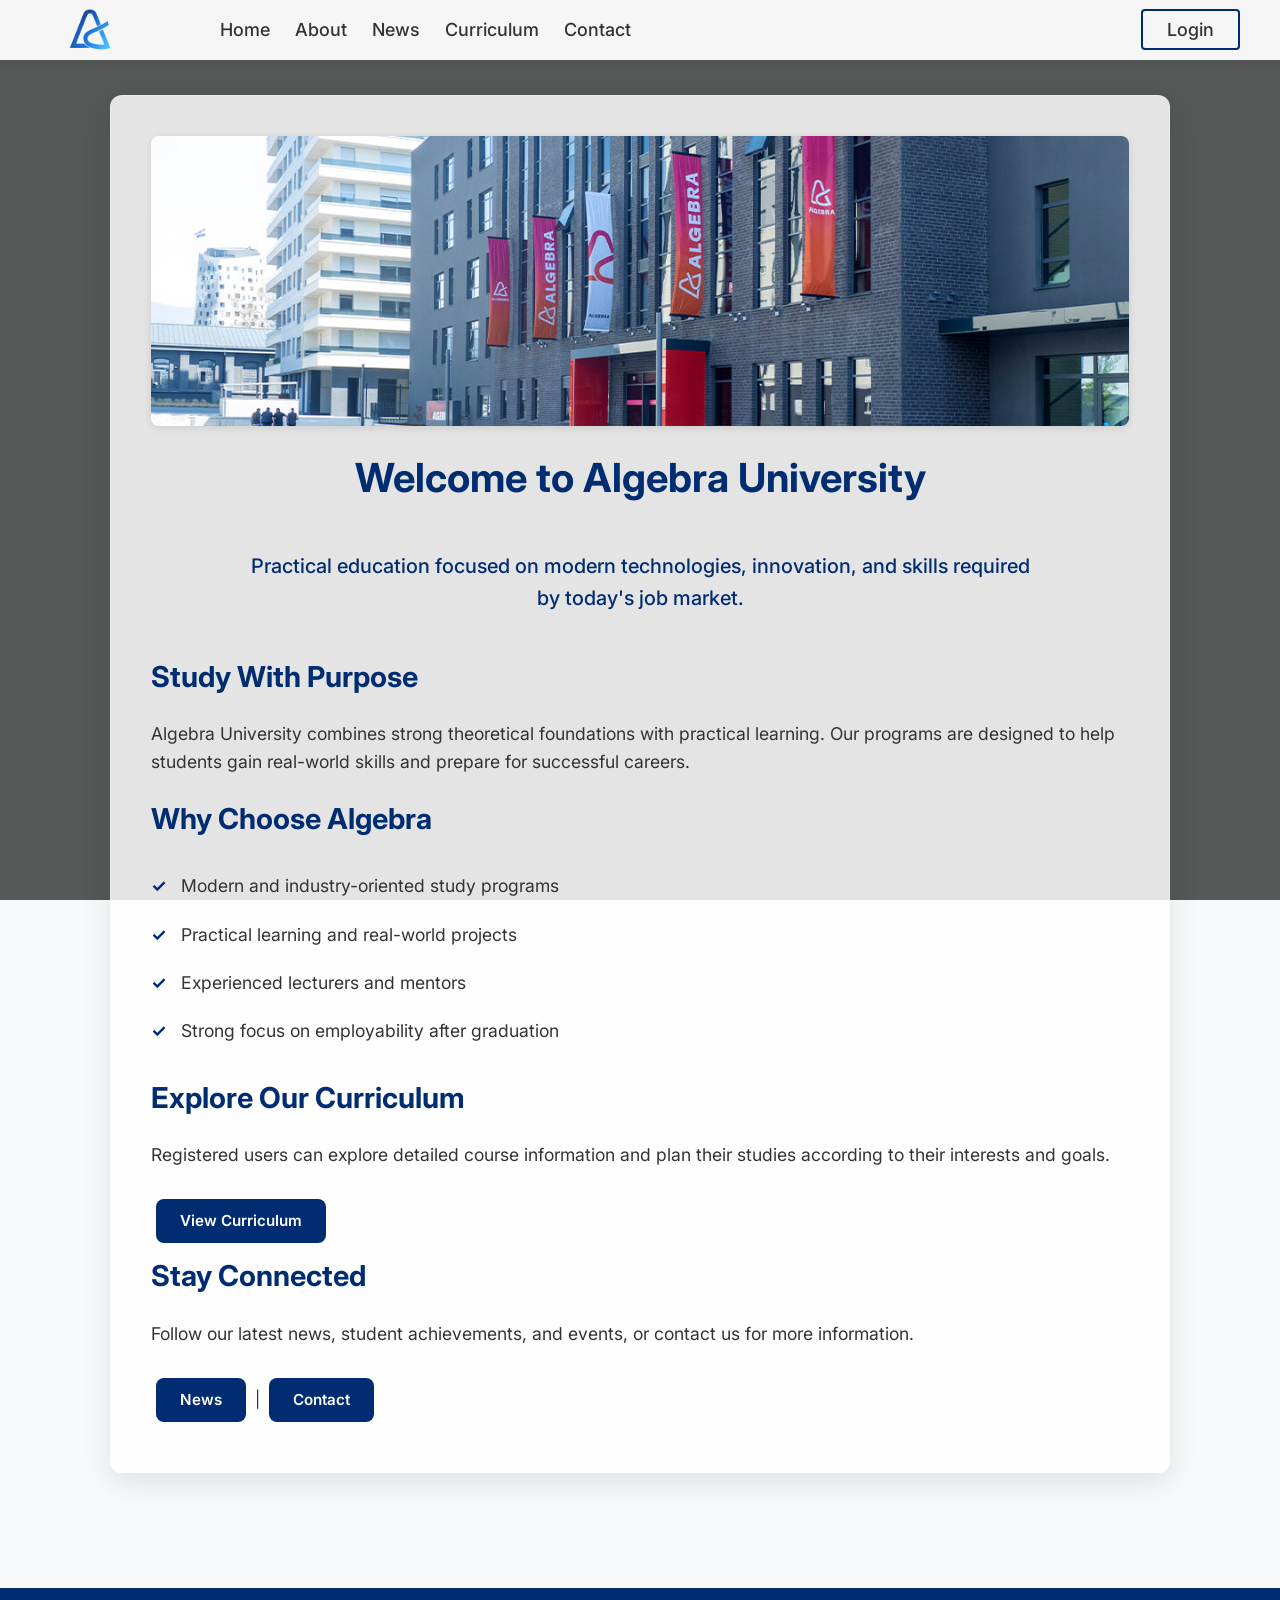
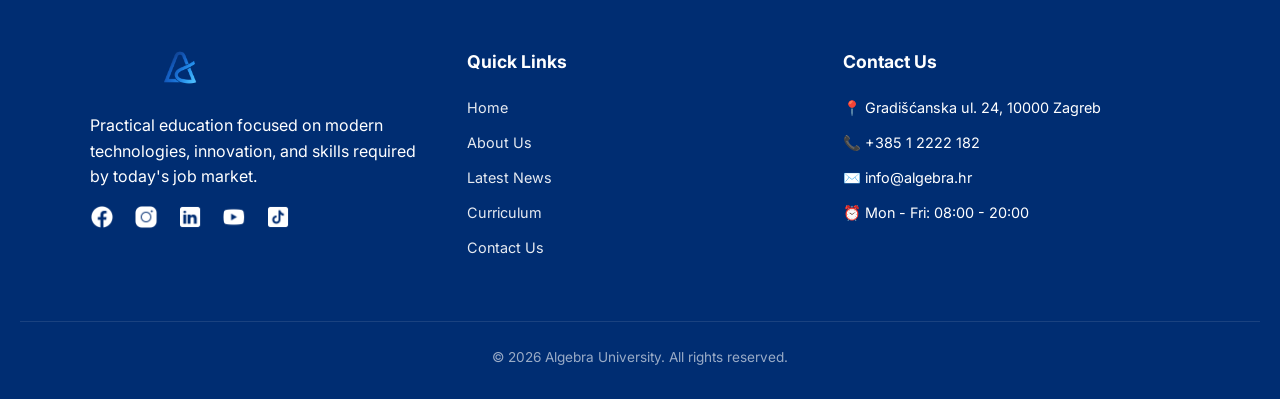
<file: index.html>
<!doctype html>
<html lang="en">
  <head>
    <meta charset="UTF-8" />
    <meta name="viewport" content="width=device-width, initial-scale=1.0" />
    <title>Algebra University</title>

    <link rel="stylesheet" href="css/style.css" />
    <link rel="stylesheet" href="css/home.css" />

    <script src="js/common.js" defer></script>
  </head>
  <body class="video-bg-layout">
    <!-- Background Video (LO4) -->
    <video autoplay muted loop id="bg-video">
      <source src="video/typingOnlaptop.mp4" type="video/mp4" />
    </video>
    <div class="video-overlay"></div>

    <nav id="navbar">
      <div class="nav-logo">
        <a href="index.html">
          <img
            src="img/Algebra-logo-gradient.png"
            alt="Algebra University Logo"
          />
        </a>
      </div>
      <button id="nav_toggle">☰</button>
      <ul id="navbar-list">
        <li>
          <a href="index.html">Home</a>
        </li>
        <li>
          <a href="pages/about.html">About</a>
        </li>
        <li>
          <a href="pages/news.html">News</a>
        </li>
        <li>
          <a href="pages/curriculum.html">Curriculum</a>
        </li>
        <li>
          <a href="pages/contact.html">Contact</a>
        </li>
        <li class="nav-right nav-item-login">
          <a id="nav_login" href="pages/login.html">Login</a>
        </li>
        <li class="nav-right nav-item-logout">
          <a id="nav_logout" href="#">Logout</a>
        </li>
      </ul>
    </nav>

    <main id="home_main">
      <div class="glass-panel">
        <div class="home-main-image">
          <img
            src="img/algebra_campus_main.jpg"
            alt="Algebra University Campus"
          />
        </div>
        <header id="main_header">
          <div class="page-header">
            <h1 class="page-title">Welcome to Algebra University</h1>
          </div>
          <p class="intro-text">
            Practical education focused on modern technologies, innovation, and
            skills required by today's job market.
          </p>
        </header>
        <section id="study_purpose" class="content-section">
          <h2 class="section-title">Study With Purpose</h2>
          <p class="section-text">
            Algebra University combines strong theoretical foundations with
            practical learning. Our programs are designed to help students gain
            real-world skills and prepare for successful careers.
          </p>
        </section>

        <section id="why_choose" class="content-section">
          <h2 class="section-title">Why Choose Algebra</h2>
          <ul class="features-list">
            <li class="feature-item">
              Modern and industry-oriented study programs
            </li>
            <li class="feature-item">
              Practical learning and real-world projects
            </li>
            <li class="feature-item">Experienced lecturers and mentors</li>
            <li class="feature-item">
              Strong focus on employability after graduation
            </li>
          </ul>
        </section>

        <section id="explore_curriculum" class="content-section">
          <h2 class="section-title">Explore Our Curriculum</h2>
          <p class="section-text">
            Registered users can explore detailed course information and plan
            their studies according to their interests and goals.
          </p>
          <a href="pages/curriculum.html" class="btn-link">View Curriculum</a>
        </section>

        <section id="stay_connected" class="content-section">
          <h2 class="section-title">Stay Connected</h2>
          <p class="section-text">
            Follow our latest news, student achievements, and events, or contact
            us for more information.
          </p>
          <a href="pages/news.html" class="btn-link">News</a> |
          <a href="pages/contact.html" class="btn-link">Contact</a>
        </section>
      </div>
    </main>

    <footer id="main_footer" class="page-footer">
      <div class="footer-container">
        <div class="footer-col">
          <div class="footer-logo">
            <img src="img/Algebra-logo-gradient.png" alt="Algebra University" />
          </div>
          <p>
            Practical education focused on modern technologies, innovation, and
            skills required by today's job market.
          </p>
          <div class="social-links">
            <a
              href="https://www.facebook.com/sveucilistealgebrabernays/"
              class="social-icon"
              target="_blank"
            >
              <img src="img/fb-icon.png" alt="Facebook" />
            </a>
            <a
              href="https://www.instagram.com/algebrabernaysuniversity/"
              class="social-icon"
              target="_blank"
            >
              <img src="img/ig-icon.png" alt="Instagram" />
            </a>
            <a
              href="https://www.linkedin.com/school/algebra-university/"
              class="social-icon"
              target="_blank"
            >
              <img src="img/li-icon.png" alt="LinkedIn" />
            </a>
            <a
              href="https://www.youtube.com/@SveucilisteAlgebraBernays/"
              class="social-icon"
              target="_blank"
            >
              <img src="img/yt-icon.png" alt="YouTube" />
            </a>
            <a
              href="https://www.tiktok.com/@algebrabernaysuniversity?lang=en"
              class="social-icon"
              target="_blank"
            >
              <img src="img/tt-icon.png" alt="TikTok" />
            </a>
          </div>
        </div>
        <div class="footer-col">
          <h4>Quick Links</h4>
          <ul>
            <li><a href="index.html">Home</a></li>
            <li><a href="pages/about.html">About Us</a></li>
            <li><a href="pages/news.html">Latest News</a></li>
            <li><a href="pages/curriculum.html">Curriculum</a></li>
            <li><a href="pages/contact.html">Contact Us</a></li>
          </ul>
        </div>
        <div class="footer-col">
          <h4>Contact Us</h4>
          <ul>
            <li>📍 Gradišćanska ul. 24, 10000 Zagreb</li>
            <li>📞 +385 1 2222 182</li>
            <li>✉️ info@algebra.hr</li>
            <li>⏰ Mon - Fri: 08:00 - 20:00</li>
          </ul>
        </div>
      </div>
      <div class="footer-bottom">
        <p>&copy; 2026 Algebra University. All rights reserved.</p>
      </div>
    </footer>
  </body>
</html>
</file>
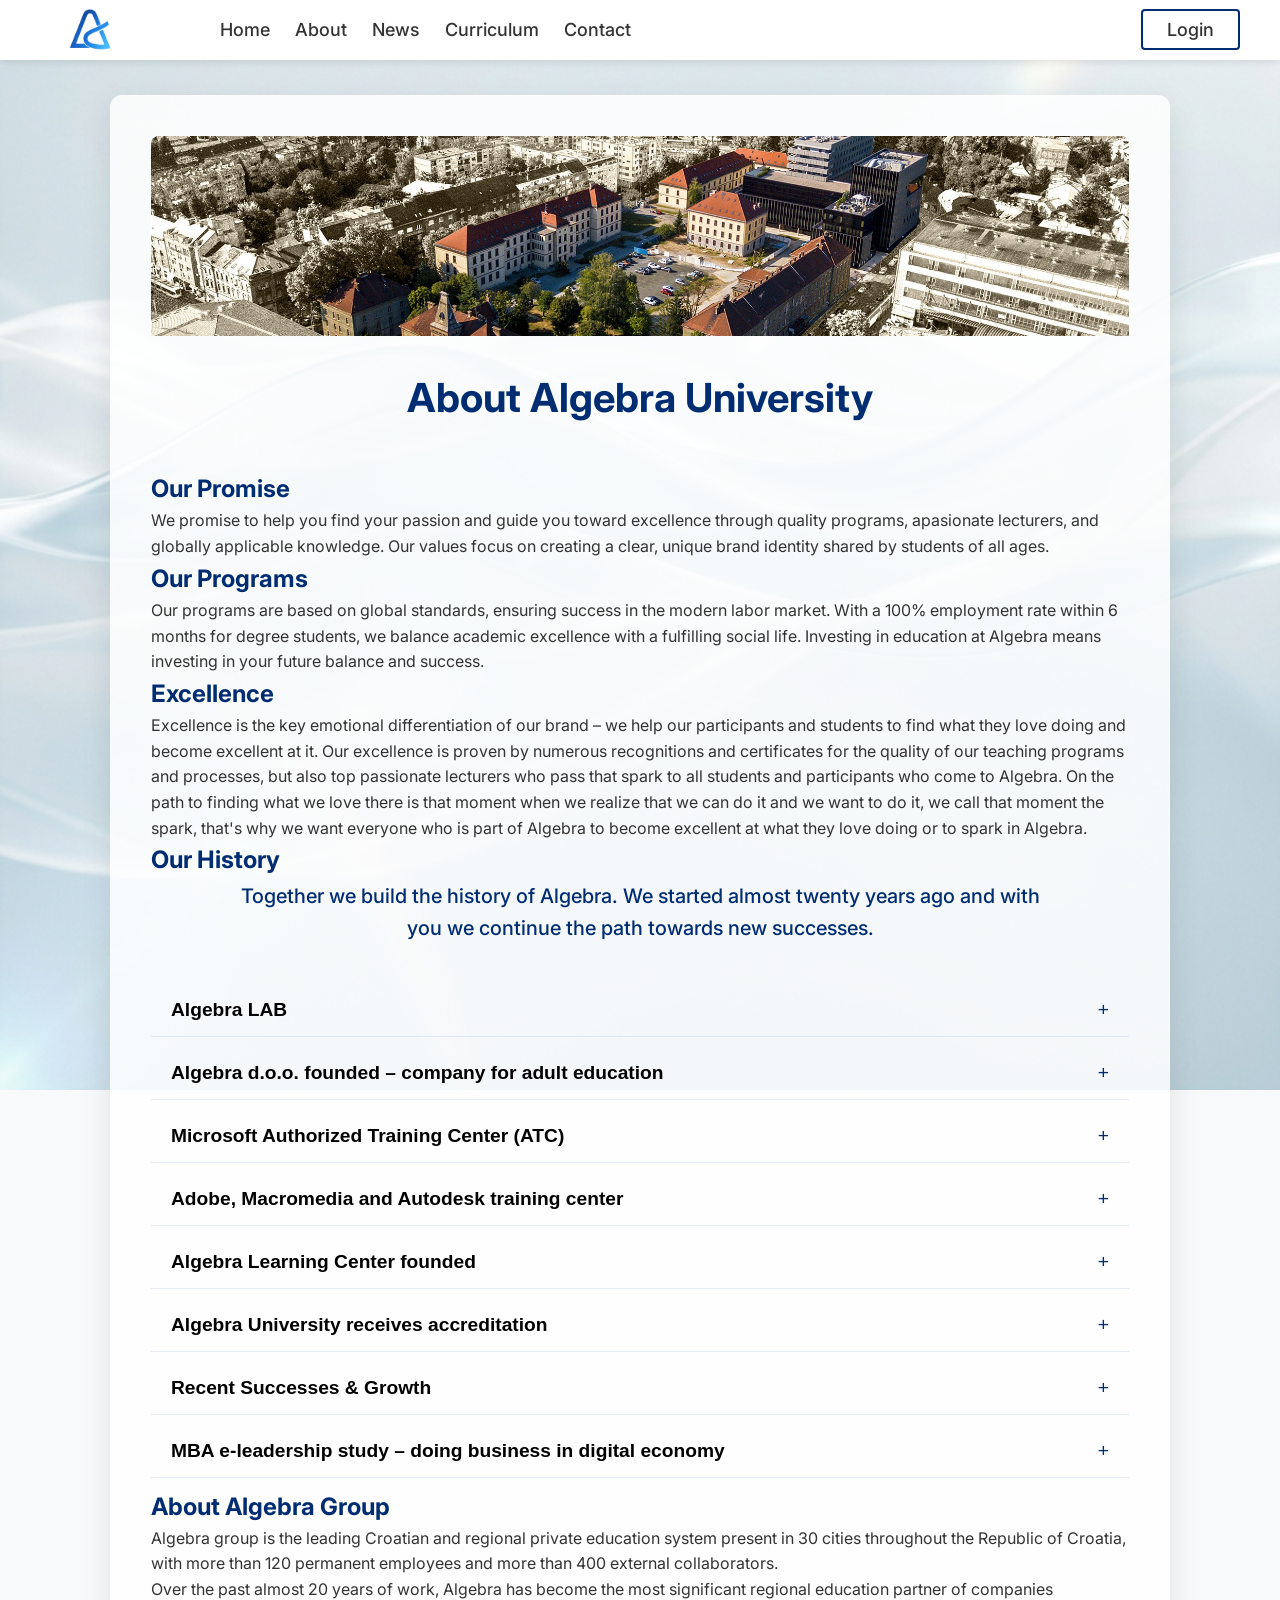
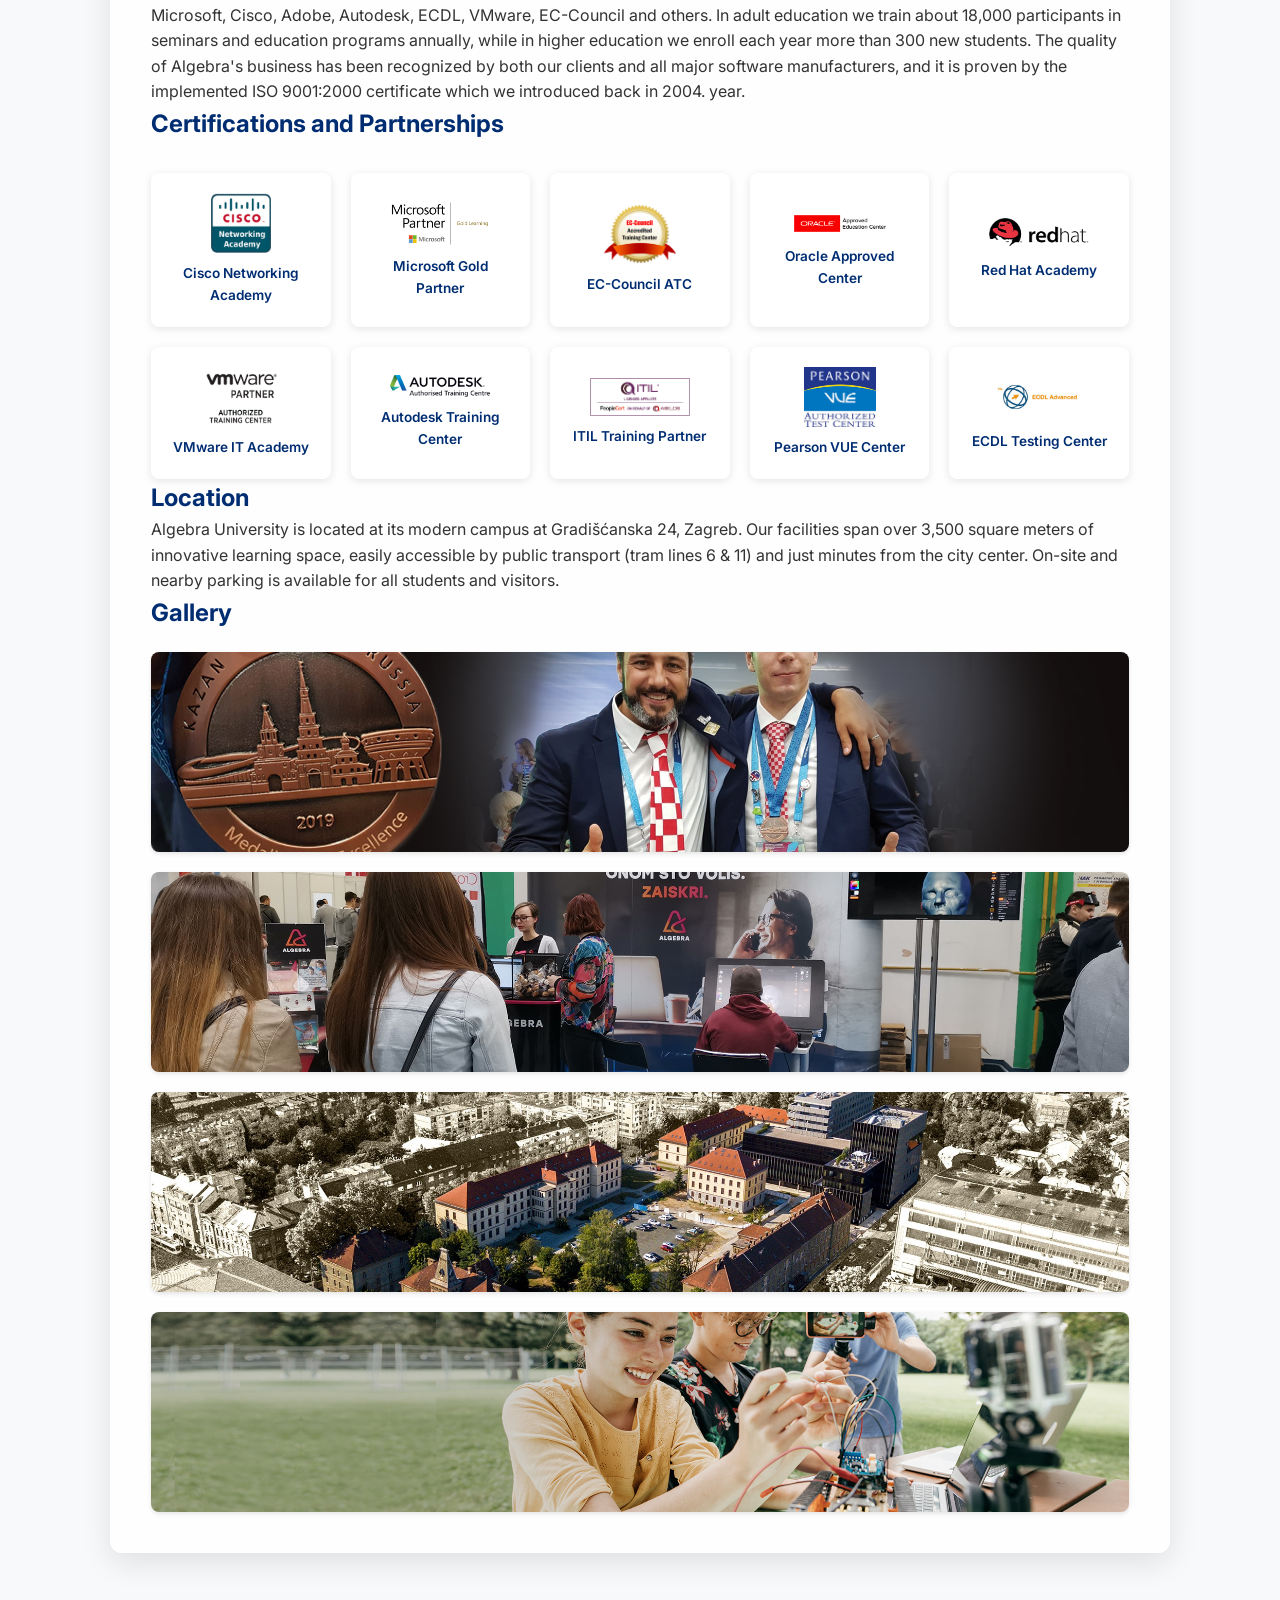
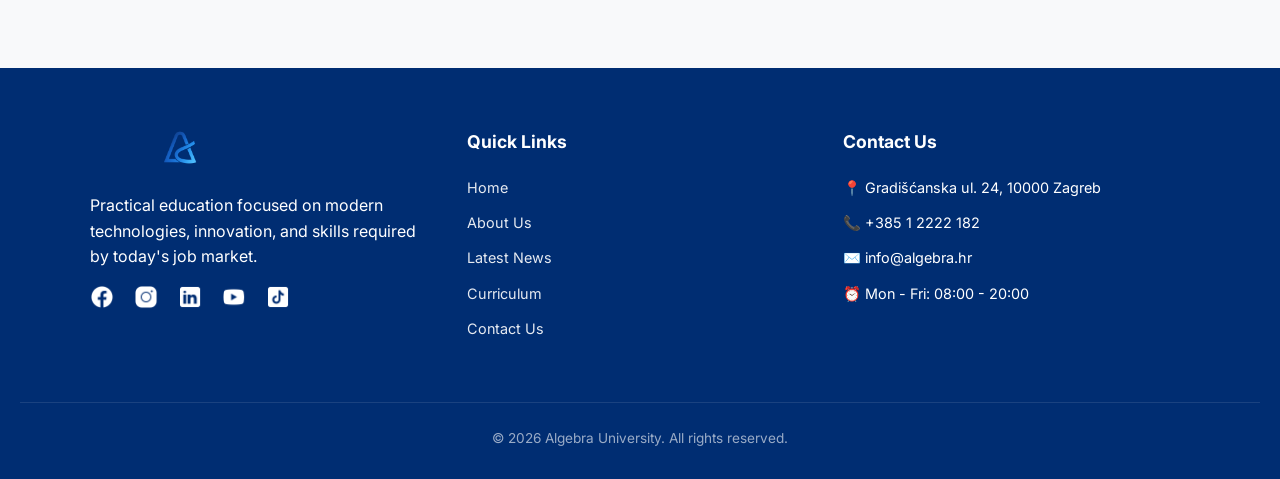
<file: pages/about.html>
<!DOCTYPE html>
<html lang="en">
  <head>
    <meta charset="UTF-8" />
    <meta name="viewport" content="width=device-width, initial-scale=1.0" />
    <title>About Us - Algebra University</title>
    <!-- Stylesheets -->
    <link rel="stylesheet" href="../css/style.css" />
    <link rel="stylesheet" href="../css/about.css" />
    <link rel="stylesheet" href="../css/gallery.css" />
    <!-- Core Scripts -->
    <script src="../js/common.js" defer></script>
    <!-- <script src="../js/gallery.js" defer></script> -->
    <script src="../js/gallery.js" defer></script>
  </head>
  <body class="image-bg-layout">
    <!-- Navigation -->
    <nav id="navbar">
      <div class="nav-logo">
        <a href="../index.html">
          <img src="../img/Algebra-logo-gradient.png" alt="Algebra University Logo">
        </a>
      </div>
      <button id="nav_toggle">☰</button>
      <ul id="navbar-list">
        <li>
          <a href="../index.html">Home</a>
        </li>
        <li>
          <a href="about.html">About</a>
        </li>
        <li>
          <a href="news.html">News</a>
        </li>
        <li>
          <a href="curriculum.html">Curriculum</a>
        </li>
        <li>
          <a href="contact.html">Contact</a>
        </li>
        <li class="nav-right nav-item-login">
          <a id="nav_login" href="login.html">Login</a>
        </li>
        <li class="nav-right nav-item-logout">
          <a id="nav_logout" href="#">Logout</a>
        </li>
      </ul>
    </nav>
    <main id="about_main">
      <div class="glass-panel">
        <div class="about-banner-image">
            <img src="../img/kampus-iz-zraka-min-1.jpg" alt="Algebra University Campus">
        </div>
      <header class="page-header">
        <h1 class="page-title">About Algebra University</h1>
      </header>

      <section id="promise" class="content-section">
        <h2 class="section-title">Our Promise</h2>
        <p>
          We promise to help you find your passion and guide you toward 
          excellence through quality programs, apasionate lecturers, and 
          globally applicable knowledge. Our values focus on creating a clear, 
          unique brand identity shared by students of all ages.
        </p>
      </section>

      <section id="programs" class="content-section">
        <h2 class="section-title">Our Programs</h2>
        <p>
          Our programs are based on global standards, ensuring success in the 
          modern labor market. With a 100% employment rate within 6 months for 
          degree students, we balance academic excellence with a fulfilling 
          social life. Investing in education at Algebra means investing in your 
          future balance and success.
        </p>
      </section>

      <section id="excellence" class="content-section">
        <h2 class="section-title">Excellence</h2>
        <p>
          Excellence is the key emotional differentiation of our brand – we help
          our participants and students to find what they love doing and become
          excellent at it. Our excellence is proven by numerous recognitions and
          certificates for the quality of our teaching programs and processes,
          but also top passionate lecturers who pass that spark to all students
          and participants who come to Algebra. On the path to finding what we
          love there is that moment when we realize that we can do it and we
          want to do it, we call that moment the spark, that's why we want
          everyone who is part of Algebra to become excellent at what they love
          doing or to spark in Algebra.
        </p>
      </section>

      <section id="history" class="content-section">
        <h2 class="section-title">Our History</h2>
        <p class="intro-text">
          Together we build the history of Algebra. We started almost twenty
          years ago and with you we continue the path towards new successes.
        </p>

        <div class="accordion">
          <div class="accordion-item">
            <button class="accordion-header">
              <span class="accordion-title">Algebra LAB</span>
              <span class="accordion-icon">+</span>
            </button>
            <div class="accordion-content">
              <p>
                We opened Algebra LAB, a unique innovation center that helps companies, public services and start-up projects develop innovative business solutions that will boost the competitiveness of the economy. With an investment of three million kuna, we are the only ones in Croatia to unite three key elements – a department of applied research and development in the digital field, a start-up incubator with coworking space and an innovative educational platform intended for spreading the most advanced technological and business knowledge. Algebra LAB is a new place for innovation, creation, ideas and dreams about the future.
              </p>
            </div>
          </div>

          <div class="accordion-item">
            <button class="accordion-header">
              <span class="accordion-title">Algebra d.o.o. founded – company for adult education</span>
              <span class="accordion-icon">+</span>
            </button>
            <div class="accordion-content">
              <p>
                Algebra d.o.o. was founded in April 1998 as a company for adult education. In June 1998. it records the first participants of computer application and computer applications seminars. In September 1998. it records the first significant increase in the number of service users, so that through multi-digit growth in 1999 and 2000. it established itself in the adult education market, in the field of end-user application of information technologies (IT).
              </p>
            </div>
          </div>

          <div class="accordion-item">
            <button class="accordion-header">
              <span class="accordion-title">Microsoft Authorized Training Center (ATC)</span>
              <span class="accordion-icon">+</span>
            </button>
            <div class="accordion-content">
              <p>
                After much effort and hard work we convinced in 2000 the local office Microsoft Croatia that we meet the set conditions so we could become an authorized training center for their technologies. This, the first in a series, authorization distanced us from other education providers from that time and secured us access to official teaching materials and more favorable software licensing conditions. We subsequently significantly improved this status to reach the "Gold" epithet.
              </p>
            </div>
          </div>

          <div class="accordion-item">
            <button class="accordion-header">
              <span class="accordion-title">Adobe, Macromedia and Autodesk training center</span>
              <span class="accordion-icon">+</span>
            </button>
            <div class="accordion-content">
              <p>
                Encouraged by the success of obtaining Microsoft accreditation, in 2001 we put all our strength into meeting the conditions for establishing an official training center for other manufacturers and in the same year we became: Macromedia Authorized Training Center Adobe Authorized Training Provider Autodesk Authorized Training Center and IBM Business Partner.
              </p>
            </div>
          </div>

          <div class="accordion-item">
            <button class="accordion-header">
              <span class="accordion-title">Algebra Learning Center founded</span>
              <span class="accordion-icon">+</span>
            </button>
            <div class="accordion-content">
              <p>
                At the beginning of 2002, Algebra d.o.o. founded the Algebra Learning Center, and in the same year moved to a significantly larger and higher quality space at Maksimirska 58a, Zagreb where a total of 6 classrooms and about 800 m2 of furnished educational space are made available to participants. According to estimates by Microsoft Croatia, Algebra's share in the Croatian market of educational services for Microsoft tools grew that year to 30%–35%.
              </p>
            </div>
          </div>

          <div class="accordion-item">
            <button class="accordion-header">
              <span class="accordion-title">Algebra University receives accreditation</span>
              <span class="accordion-icon">+</span>
            </button>
            <div class="accordion-content">
              <p>
                After more than 2 years of intensive preparation, at the end of 2007, the College of Applied Computing was founded, which received a permit from the Ministry of Science, Education and Sports in June 2008. This event set new development guidelines for the Algebra education group and in a certain way successfully rounded off efforts to launch a higher education program that were initiated back in 2002 through the implementation of the IBM ACE education program. The implementation of the teaching program begins in the premises of FER and in the Algebra building on Maksimirska Street.
              </p>
            </div>
          </div>

          <div class="accordion-item">
            <button class="accordion-header">
              <span class="accordion-title">Recent Successes & Growth</span>
              <span class="accordion-icon">+</span>
            </button>
            <div class="accordion-content">
              <p>
                We further expanded our capacities by adding new classrooms at the address in Ilica, and we successfully passed the quality check of program implementation in the organization of FER and extended the certificate "Approved by FER" until 2016. The entire Algebra group was rated as the leading ECDL center in Croatia, and we were also highlighted as an example in the implementation of EU projects which was crowned by the visit of EU Commissioner Mr. Andor. Algebra University has had a new logo and visual identity since this year.
              </p>
              <p>
                After two years of intensive preparation and the conducted initial accreditation procedure, Algebra University received in January 2015. permits for a new undergraduate and graduate Study of Digital Marketing, the first in this part of Europe. We know there is still much to do ahead of us. We know that we can only sometimes turn around and look back to remember the beautiful moments that marked our almost 20 years of work. Thank you for believing in us all these years and helping us grow.
              </p>
            </div>
          </div>

          <div class="accordion-item">
            <button class="accordion-header">
              <span class="accordion-title">MBA e-leadership study – doing business in digital economy</span>
              <span class="accordion-icon">+</span>
            </button>
            <div class="accordion-content">
              <p>
                We integrated into our system one of the first Croatian business schools: International Graduate Business School (IgBS Zagreb) and we are introducing into our program a graduate MBA study of eLeadership (eLeadership) in English. This study is largely taught by lecturers from the University of Indiana, Kelley School of Business, one of the five leading American business schools according to the prestigious business magazine Bloomberg, while some specific topics are reserved for Croatian and European professors.
              </p>
            </div>
          </div>
        </div>
      </section>

      <section id="about_group" class="content-section">
        <h2 class="section-title">About Algebra Group</h2>
        <p>
          Algebra group is the leading Croatian and regional private education
          system present in 30 cities throughout the Republic of Croatia, with
          more than 120 permanent employees and more than 400 external
          collaborators.
        </p>
        <p>
          Over the past almost 20 years of work, Algebra has become the most
          significant regional education partner of companies Microsoft, Cisco,
          Adobe, Autodesk, ECDL, VMware, EC-Council and others. In adult
          education we train about 18,000 participants in seminars and education
          programs annually, while in higher education we enroll each year more
          than 300 new students. The quality of Algebra's business has been
          recognized by both our clients and all major software manufacturers,
          and it is proven by the implemented ISO 9001:2000 certificate which we
          introduced back in 2004. year.
        </p>
      </section>

      <section id="certifications" class="content-section">
        <h2 class="section-title">Certifications and Partnerships</h2>
        <div class="partners-grid">
          <div class="partner-card">
            <img src="../img/1024px-Cisco_academy.png" alt="Cisco Academy">
            <span>Cisco Networking Academy</span>
          </div>
          <div class="partner-card">
            <img src="../img/ms_novo.png" alt="Microsoft Logo">
            <span>Microsoft Gold Partner</span>
          </div>
          <div class="partner-card">
            <img src="../img/EC-Council.png" alt="EC-Council Logo">
            <span>EC-Council ATC</span>
          </div>
          <div class="partner-card">
            <img src="../img/oracleLogo.png" alt="Oracle Logo">
            <span>Oracle Approved Center</span>
          </div>
          <div class="partner-card">
            <img src="../img/redhatLogo.png" alt="Red Hat Logo">
            <span>Red Hat Academy</span>
          </div>
          <div class="partner-card">
            <img src="../img/vm_novo.png" alt="VMware Logo">
            <span>VMware IT Academy</span>
          </div>
          <div class="partner-card">
            <img src="../img/autodesk.png" alt="Autodesk Logo">
            <span>Autodesk Training Center</span>
          </div>
          <div class="partner-card">
            <img src="../img/itil_novo.png" alt="ITIL Logo">
            <span>ITIL Training Partner</span>
          </div>
          <div class="partner-card">
            <img src="../img/VUElogo.jpg" alt="VUE Logo">
            <span>Pearson VUE Center</span>
          </div>
          <div class="partner-card">
            <img src="../img/ECDL_advan.jpg" alt="ECDL Logo">
            <span>ECDL Testing Center</span>
          </div>
        </div>
      </section>

      <section id="location" class="content-section">
        <h2 class="section-title">Location</h2>
        <p>
          Algebra University is located at its modern campus at Gradišćanska 24, 
          Zagreb. Our facilities span over 3,500 square meters of innovative 
          learning space, easily accessible by public transport (tram lines 6 & 11) 
          and just minutes from the city center. On-site and nearby parking 
          is available for all students and visitors.
        </p>
      </section>
            <!-- LO4: Image Gallery Section -->
      <section id="gallery" class="content-section">
        <h2 class="section-title">Gallery</h2>
        <div class="gallery-grid">
          <img src="../img/novost1.jpg" alt="Algebra Campus 1" class="gallery-item">
          <img src="../img/galerija2.jpg" alt="Algebra Campus 2" class="gallery-item">
          <img src="../img/kampus-iz-zraka-min-1.jpg" alt="Algebra Campus Aerial" class="gallery-item">
          <img src="../img/novost3.jpg" alt="Algebra Students" class="gallery-item">
        </div>
      </section>
         
      </div>
    </main>
    <footer id="main_footer" class="page-footer">
      <div class="footer-container">
        <div class="footer-col">
          <div class="footer-logo">
            <img src="../img/Algebra-logo-gradient.png" alt="Algebra University">
          </div>
          <p>
            Practical education focused on modern technologies, innovation, and
            skills required by today's job market.
          </p>
          <div class="social-links">
            <a href="https://www.facebook.com/sveucilistealgebrabernays/" class="social-icon" target="_blank">
              <img src="../img/fb-icon.png" alt="Facebook">
            </a>
            <a href="https://www.instagram.com/algebrabernaysuniversity/" class="social-icon" target="_blank">
              <img src="../img/ig-icon.png" alt="Instagram">
            </a>
            <a href="https://www.linkedin.com/school/algebra-university/" class="social-icon" target="_blank">
              <img src="../img/li-icon.png" alt="LinkedIn">
            </a>
            <a href="https://www.youtube.com/@SveucilisteAlgebraBernays/" class="social-icon" target="_blank">
              <img src="../img/yt-icon.png" alt="YouTube">
            </a>
            <a href="https://www.tiktok.com/@algebrabernaysuniversity?lang=en" class="social-icon" target="_blank">
              <img src="../img/tt-icon.png" alt="TikTok">
            </a>
          </div>
        </div>
        <div class="footer-col">
          <h4>Quick Links</h4>
          <ul>
            <li><a href="../index.html">Home</a></li>
            <li><a href="about.html">About Us</a></li>
            <li><a href="news.html">Latest News</a></li>
            <li><a href="curriculum.html">Curriculum</a></li>
            <li><a href="contact.html">Contact Us</a></li>
          </ul>
        </div>
        <div class="footer-col">
          <h4>Contact Us</h4>
          <ul>
            <li>📍 Gradišćanska ul. 24, 10000 Zagreb</li>
            <li>📞 +385 1 2222 182</li>
            <li>✉️ info@algebra.hr</li>
            <li>⏰ Mon - Fri: 08:00 - 20:00</li>
          </ul>
        </div>
      </div>
      <div class="footer-bottom">
        <p>&copy; 2026 Algebra University. All rights reserved.</p>
      </div>
    </footer>

    <!-- Lightbox Modal Container (Moved outside for proper centering) -->
    <div id="lightbox" class="lightbox">
      <span class="close-lightbox">&times;</span>
      <img class="lightbox-content" id="lightbox-img">
    </div>
  </body>
</html>
</file>
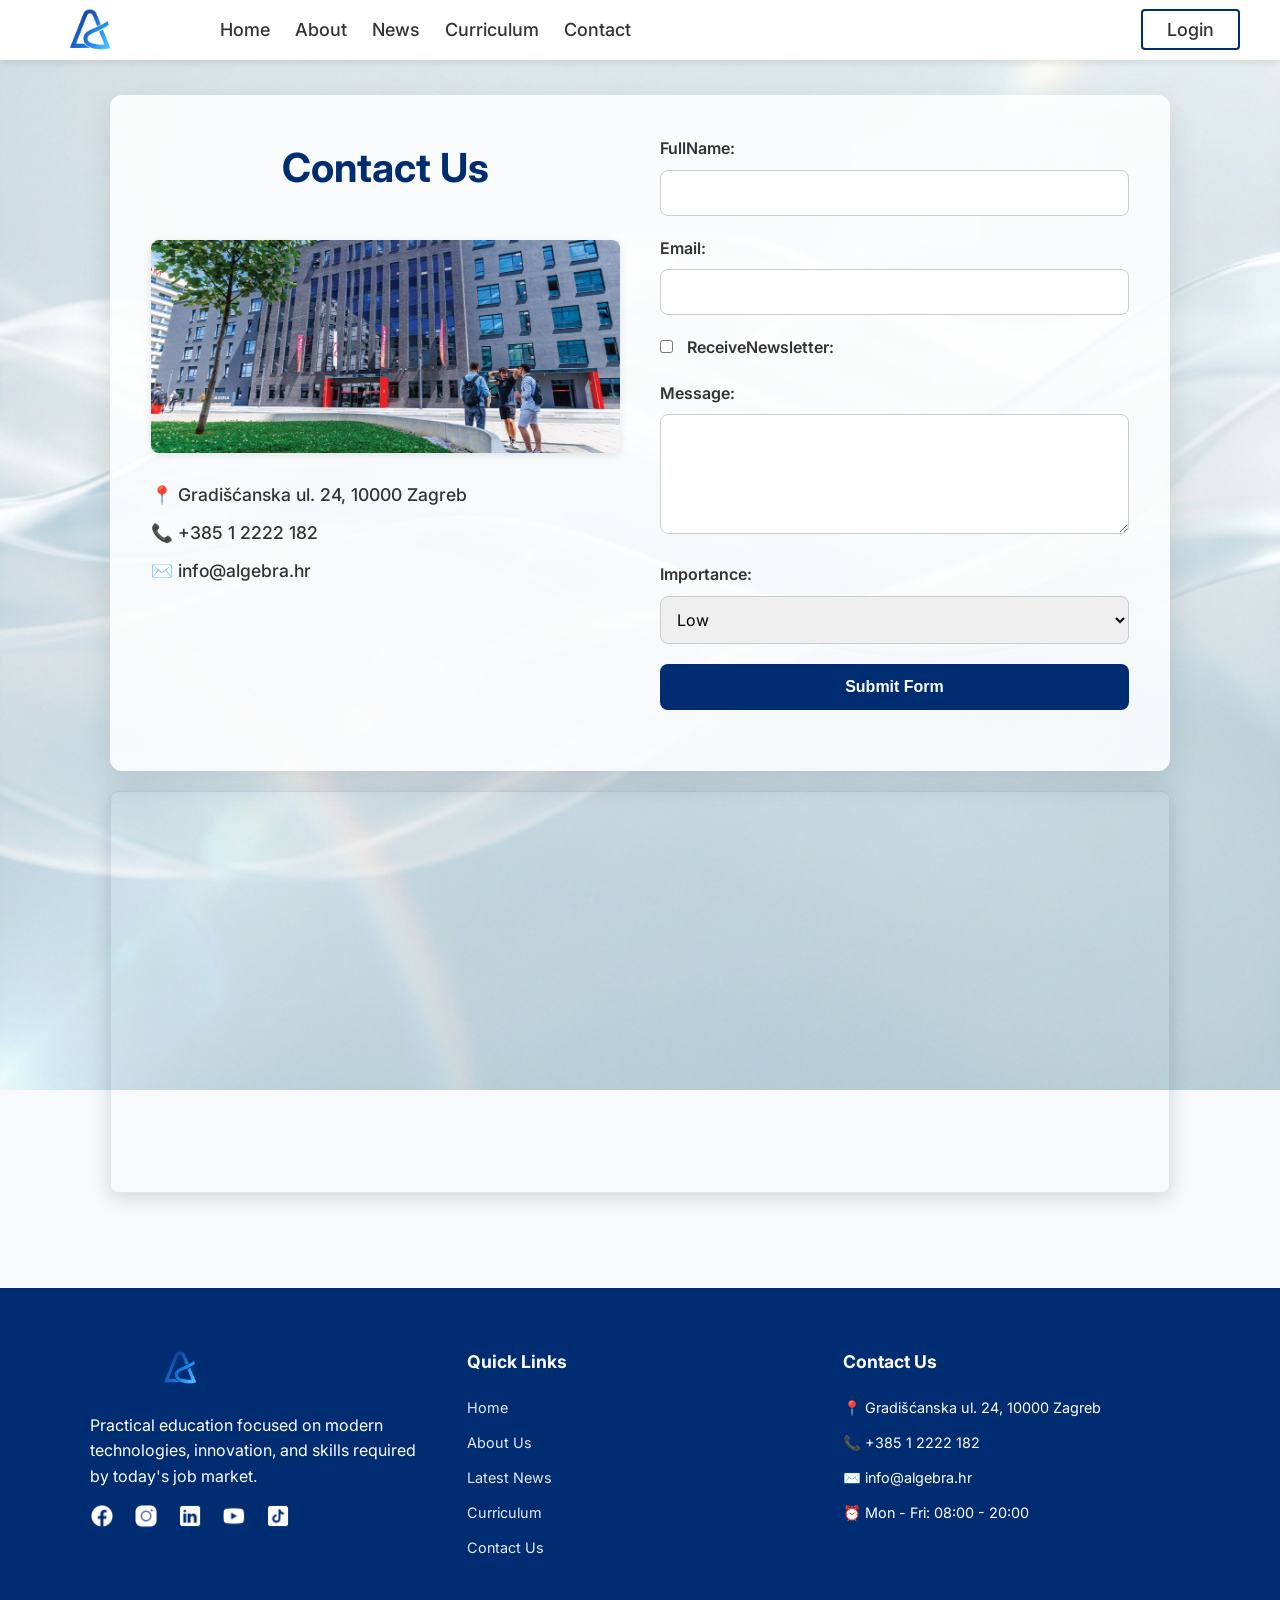
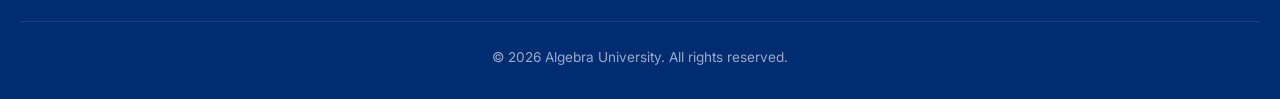
<file: pages/contact.html>
<!doctype html>
<html lang="en">
  <head>
    <meta charset="UTF-8" />
    <meta name="viewport" content="width=device-width, initial-scale=1.0" />
    <title>Contact - Algebra University</title>
    <!-- Stylesheets -->
    <link rel="stylesheet" href="../css/style.css" />
    <link rel="stylesheet" href="../css/contact.css" />
    <!-- Core Scripts -->
    <script src="../js/common.js" defer></script>
  </head>
  <body class="image-bg-layout">
    <!-- Navigation -->
    <nav id="navbar">
      <div class="nav-logo">
        <a href="../index.html">
          <img
            src="../img/Algebra-logo-gradient.png"
            alt="Algebra University Logo"
          />
        </a>
      </div>
      <button id="nav_toggle">☰</button>
      <ul id="navbar-list">
        <li>
          <a href="../index.html">Home</a>
        </li>
        <li>
          <a href="about.html">About</a>
        </li>
        <li>
          <a href="news.html">News</a>
        </li>
        <li>
          <a href="curriculum.html">Curriculum</a>
        </li>
        <li>
          <a href="contact.html">Contact</a>
        </li>
        <li class="nav-right nav-item-login">
          <a id="nav_login" href="login.html">Login</a>
        </li>
        <li class="nav-right nav-item-logout">
          <a id="nav_logout" href="#">Logout</a>
        </li>
      </ul>
    </nav>
    <!-- Contact Form Section -->
    <!-- Contact Information -->
    <main id="contact_main">
      <div class="glass-panel contact-layout">
        <div class="contact-info-section">
          <header class="page-header">
            <h1 class="page-title">Contact Us</h1>
          </header>
          <div class="reach-us-image">
            <img
              src="../img/algebra_building.jpg"
              alt="Algebra University Building"
            />
          </div>
          <div class="contact-details">
            <p>📍 Gradišćanska ul. 24, 10000 Zagreb</p>
            <p>📞 +385 1 2222 182</p>
            <p>✉️ info@algebra.hr</p>
          </div>
        </div>
        <div class="contact-form-section">
          <form
            action="https://www.fulek.com/mvc/supit/project-contact-form"
            method="post"
            id="contact_form"
            class="contact-form"
          >
            <div class="form-group">
              <label for="FullName" class="form-label">FullName:</label>
              <input
                type="text"
                id="FullName"
                name="FullName"
                class="form-input"
              />
            </div>

            <div class="form-group">
              <label for="Email" class="form-label">Email:</label>
              <input type="email" id="Email" name="Email" class="form-input" />
            </div>

            <div class="form-group">
              <label for="ReceiveNewsletter" class="form-label checkbox-label">
                <input
                  type="checkbox"
                  id="ReceiveNewsletter"
                  name="ReceiveNewsletter"
                  class="form-checkbox"
                />
                ReceiveNewsletter:
              </label>
            </div>

            <div class="form-group">
              <label for="Message" class="form-label">Message:</label>
              <textarea
                id="Message"
                name="Message"
                class="form-textarea"
              ></textarea>
            </div>
            <div class="form-group">
              <label for="Importance" class="form-label">Importance:</label>
              <select id="Importance" name="Importance" class="form-input">
                <option value="Low">Low</option>
                <option value="Medium">Medium</option>
                <option value="High">High</option>
              </select>
            </div>
            <div class="form-group">
              <button type="submit" class="submit-button">Submit Form</button>
            </div>
          </form>
        </div>
      </div>
      <div class="map-container">
        <!-- map iframe: fullscreen option, lazy load so page loads faster -->
        <iframe
          src="https://www.google.com/maps/embed?pb=!1m18!1m12!1m3!1d2781.7890740801865!2d15.933391215568!3d45.81134267910629!2m3!1f0!2f0!3f0!3m2!1i1024!2i768!4f13.1!3m3!1m2!1s0x4765d6bdc39063c3%3A0x6b5e022da05b0c95!2sAlgebra%20University!5e0!3m2!1sen!2shr!4v1644420000000!5m2!1sen!2shr"
          allowfullscreen=""
          loading="lazy"
        >
        </iframe>
      </div>
    </main>

    <footer id="main_footer" class="page-footer">
      <div class="footer-container">
        <div class="footer-col">
          <div class="footer-logo">
            <img
              src="../img/Algebra-logo-gradient.png"
              alt="Algebra University"
            />
          </div>
          <p>
            Practical education focused on modern technologies, innovation, and
            skills required by today's job market.
          </p>
          <div class="social-links">
            <a
              href="https://www.facebook.com/sveucilistealgebrabernays/"
              class="social-icon"
              target="_blank"
            >
              <img src="../img/fb-icon.png" alt="Facebook" />
            </a>
            <a
              href="https://www.instagram.com/algebrabernaysuniversity/"
              class="social-icon"
              target="_blank"
            >
              <img src="../img/ig-icon.png" alt="Instagram" />
            </a>
            <a
              href="https://www.linkedin.com/school/algebra-university/"
              class="social-icon"
              target="_blank"
            >
              <img src="../img/li-icon.png" alt="LinkedIn" />
            </a>
            <a
              href="https://www.youtube.com/@SveucilisteAlgebraBernays/"
              class="social-icon"
              target="_blank"
            >
              <img src="../img/yt-icon.png" alt="YouTube" />
            </a>
            <a
              href="https://www.tiktok.com/@algebrabernaysuniversity?lang=en"
              class="social-icon"
              target="_blank"
            >
              <img src="../img/tt-icon.png" alt="TikTok" />
            </a>
          </div>
        </div>
        <div class="footer-col">
          <h4>Quick Links</h4>
          <ul>
            <li><a href="../index.html">Home</a></li>
            <li><a href="about.html">About Us</a></li>
            <li><a href="news.html">Latest News</a></li>
            <li><a href="curriculum.html">Curriculum</a></li>
            <li><a href="contact.html">Contact Us</a></li>
          </ul>
        </div>
        <div class="footer-col">
          <h4>Contact Us</h4>
          <ul>
            <li>📍 Gradišćanska ul. 24, 10000 Zagreb</li>
            <li>📞 +385 1 2222 182</li>
            <li>✉️ info@algebra.hr</li>
            <li>⏰ Mon - Fri: 08:00 - 20:00</li>
          </ul>
        </div>
      </div>
      <div class="footer-bottom">
        <p>&copy; 2026 Algebra University. All rights reserved.</p>
      </div>
    </footer>
  </body>
</html>
</file>
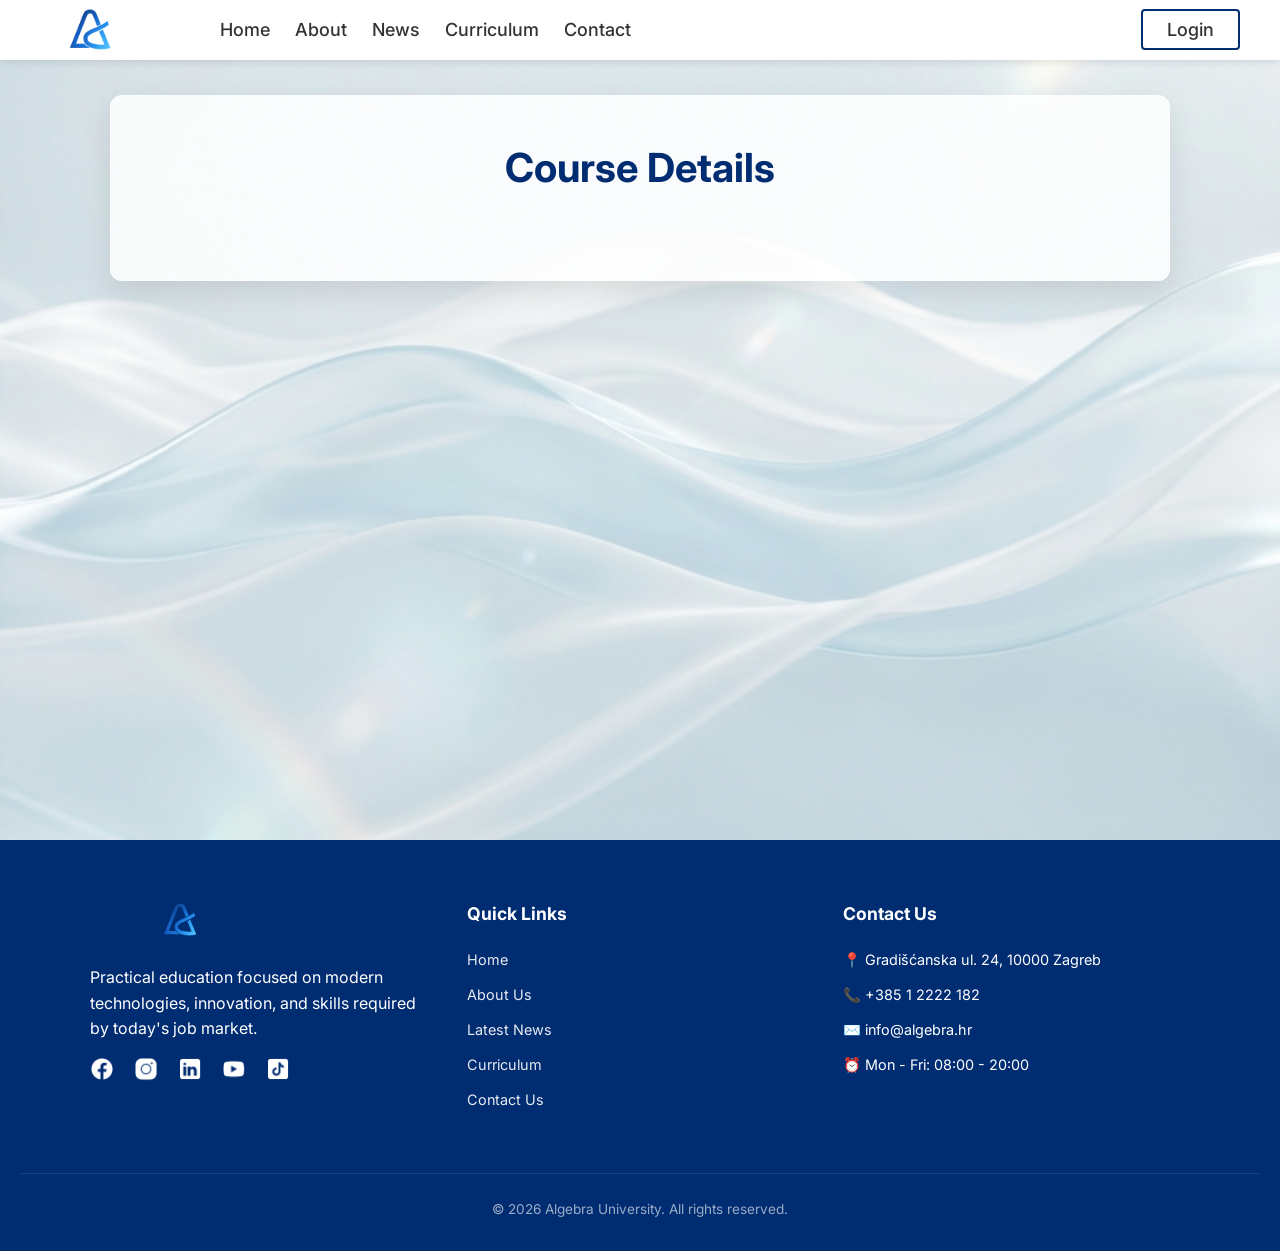
<file: pages/course.html>
<!doctype html>
<html lang="en">
  <head>
    <meta charset="UTF-8" />
    <meta name="viewport" content="width=device-width, initial-scale=1.0" />
    <title>Course - Algebra University</title>
    <link rel="stylesheet" href="../css/style.css" />
    <script src="../js/course.js" defer></script>
    <!-- Core Scripts -->
    <script src="../js/common.js" defer></script>
  </head>
  <body class="image-bg-layout">
    <!-- Navigation -->
    <nav id="navbar">
      <div class="nav-logo">
        <a href="../index.html">
          <img
            src="../img/Algebra-logo-gradient.png"
            alt="Algebra University Logo"
          />
        </a>
      </div>
      <button id="nav_toggle">☰</button>
      <ul id="navbar-list">
        <li>
          <a href="../index.html">Home</a>
        </li>
        <li>
          <a href="about.html">About</a>
        </li>
        <li>
          <a href="news.html">News</a>
        </li>
        <li>
          <a href="curriculum.html">Curriculum</a>
        </li>
        <li>
          <a href="contact.html">Contact</a>
        </li>
        <li class="nav-right nav-item-login">
          <a id="nav_login" href="login.html">Login</a>
        </li>
        <li class="nav-right nav-item-logout">
          <a id="nav_logout" href="#">Logout</a>
        </li>
      </ul>
    </nav>
    <!-- Course Detail Explorer -->
    <main id="course_main">
      <div class="glass-panel">
        <header class="page-header">
          <h1 class="page-title">Course Details</h1>
        </header>
        <!-- Course Overview -->
        <div id="course_container"></div>
      </div>
    </main>
    <footer id="main_footer" class="page-footer">
      <div class="footer-container">
        <div class="footer-col">
          <div class="footer-logo">
            <img
              src="../img/Algebra-logo-gradient.png"
              alt="Algebra University"
            />
          </div>
          <p>
            Practical education focused on modern technologies, innovation, and
            skills required by today's job market.
          </p>
          <div class="social-links">
            <a
              href="https://www.facebook.com/sveucilistealgebrabernays/"
              class="social-icon"
              target="_blank"
            >
              <img src="../img/fb-icon.png" alt="Facebook" />
            </a>
            <a
              href="https://www.instagram.com/algebrabernaysuniversity/"
              class="social-icon"
              target="_blank"
            >
              <img src="../img/ig-icon.png" alt="Instagram" />
            </a>
            <a
              href="https://www.linkedin.com/school/algebra-university/"
              class="social-icon"
              target="_blank"
            >
              <img src="../img/li-icon.png" alt="LinkedIn" />
            </a>
            <a
              href="https://www.youtube.com/@SveucilisteAlgebraBernays/"
              class="social-icon"
              target="_blank"
            >
              <img src="../img/yt-icon.png" alt="YouTube" />
            </a>
            <a
              href="https://www.tiktok.com/@algebrabernaysuniversity?lang=en"
              class="social-icon"
              target="_blank"
            >
              <img src="../img/tt-icon.png" alt="TikTok" />
            </a>
          </div>
        </div>
        <div class="footer-col">
          <h4>Quick Links</h4>
          <ul>
            <li><a href="../index.html">Home</a></li>
            <li><a href="about.html">About Us</a></li>
            <li><a href="news.html">Latest News</a></li>
            <li><a href="curriculum.html">Curriculum</a></li>
            <li><a href="contact.html">Contact Us</a></li>
          </ul>
        </div>
        <div class="footer-col">
          <h4>Contact Us</h4>
          <ul>
            <li>📍 Gradišćanska ul. 24, 10000 Zagreb</li>
            <li>📞 +385 1 2222 182</li>
            <li>✉️ info@algebra.hr</li>
            <li>⏰ Mon - Fri: 08:00 - 20:00</li>
          </ul>
        </div>
      </div>
      <div class="footer-bottom">
        <p>&copy; 2026 Algebra University. All rights reserved.</p>
      </div>
    </footer>
  </body>
</html>
</file>
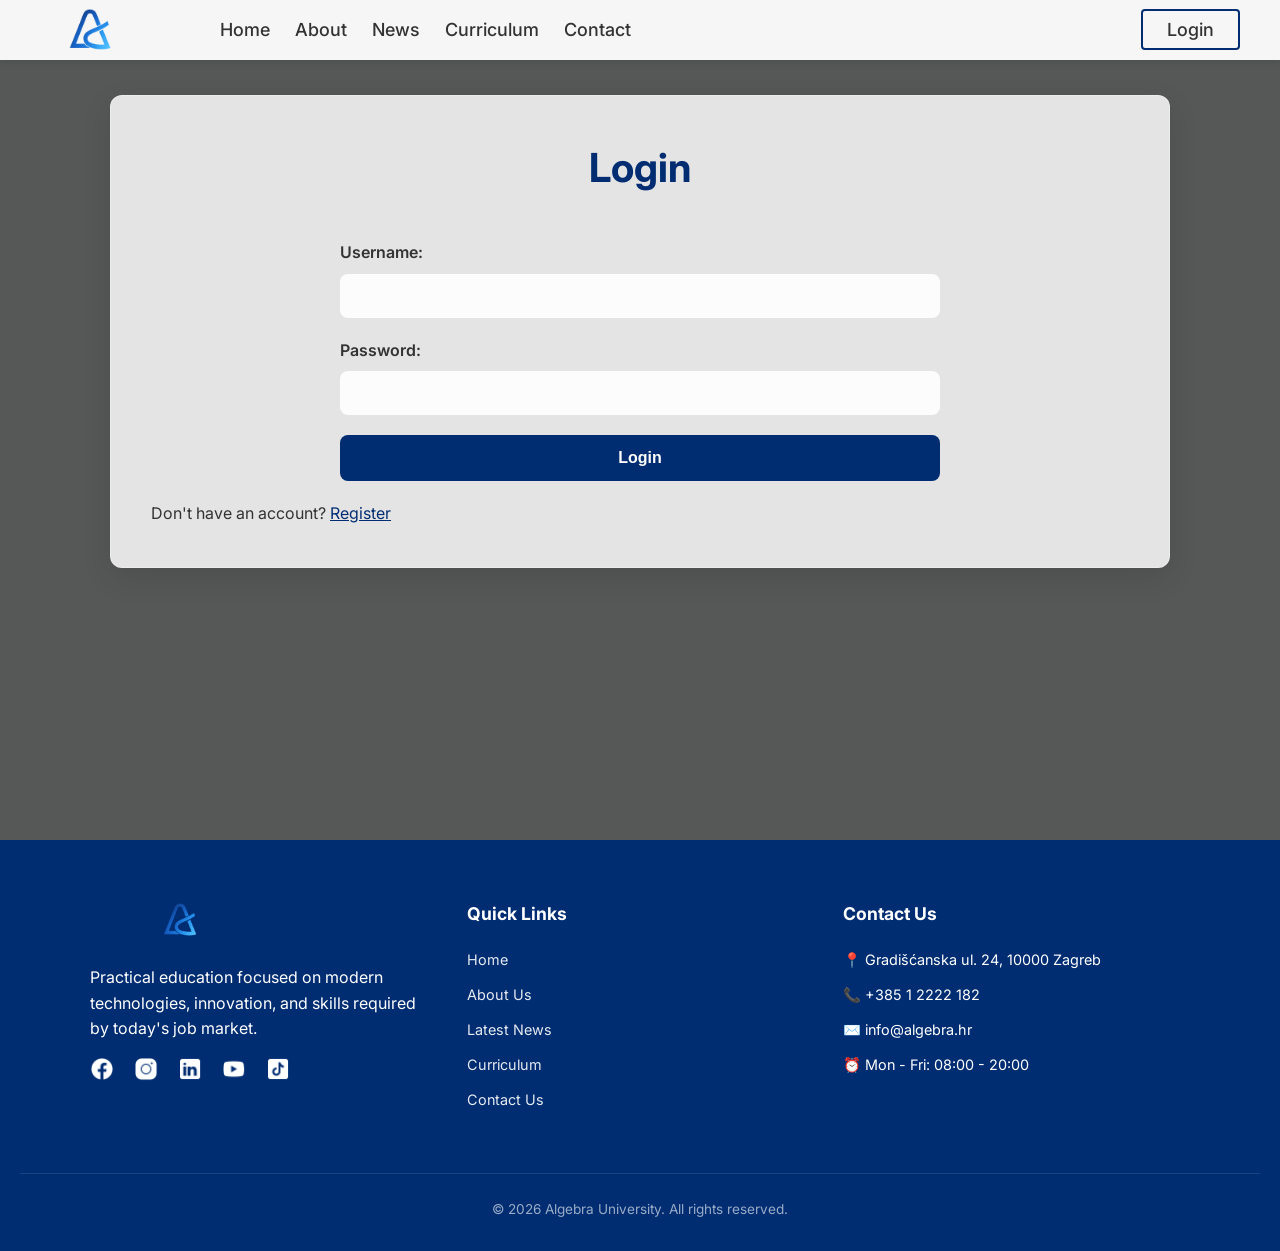
<file: pages/curriculum.html>
<!DOCTYPE html>
<html lang="en">
  <head>
    <meta charset="UTF-8" />
    <meta name="viewport" content="width=device-width, initial-scale=1.0" />
    <title>Curriculum - Algebra University</title>
    <!-- Stylesheets -->
    <link rel="stylesheet" href="../css/style.css" />
    <link rel="stylesheet" href="../css/curriculum.css" />
    <!-- Feature Scripts -->
    <script src="../js/curriculum.js" defer></script>
    <!-- Core Scripts -->
    <script src="../js/common.js" defer></script>
  </head>
  <body class="image-bg-layout">
    <!-- Navigation -->
    <nav id="navbar">
      <div class="nav-logo">
        <a href="../index.html">
          <img src="../img/Algebra-logo-gradient.png" alt="Algebra University Logo">
        </a>
      </div>
      <button id="nav_toggle">☰</button>
      <ul id="navbar-list">
        <li>
          <a href="../index.html">Home</a>
        </li>
        <li>
          <a href="about.html">About</a>
        </li>
        <li>
          <a href="news.html">News</a>
        </li>
        <li>
          <a href="curriculum.html">Curriculum</a>
        </li>
        <li>
          <a href="contact.html">Contact</a>
        </li>
        <li class="nav-right nav-item-login">
          <a id="nav_login" href="login.html">Login</a>
        </li>
        <li class="nav-right nav-item-logout">
          <a id="nav_logout" href="#">Logout</a>
        </li>
      </ul>
    </nav>
    <!-- Curriculum Explorer -->
    <main>
      <div class="glass-panel curriculum-layout">
    <!-- LEFT COLUMN -->
    <div class="curriculum-search-section">
      <header class="page-header">
        <h1 class="page-title">Curriculum</h1>
      </header>
      <!-- search input: list=course_options links to datalist below, JS fills the options for autocomplete -->
      <input type="text" id="course_search" list="course_options" placeholder="Search for courses..." class="search-input" autocomplete="off">
      <datalist id="course_options"></datalist>
        <div id="courses_container"></div>
    </div>

    <!-- RIGHT COLUMN -->
    <div id="curriculum_selected" class="curriculum-selected-section">
        <h2>My Curriculum</h2>
        <table id="selected_courses_table">
            <thead>
                <tr>
                    <th>Course</th>
                    <th>ECTS</th>
                    <th>Hours</th>
                    <th>Action</th>
                </tr>
            </thead>
            <tbody id="selected_body"></tbody>
            <tfoot>
                <tr>
                    <td>Total</td>
                    <td id="total_ects">0</td>
                    <td id="total_hours">0</td>
                    <td></td>
                </tr>
            </tfoot>
        </table>
    </div>
      </div>
    </main>

    <!-- Program Selector -->

    <!-- Course List -->
    <footer id="main_footer" class="page-footer">
      <div class="footer-container">
        <div class="footer-col">
          <h4>Algebra University</h4>
          <p>Practical education focused on modern technologies, innovation, and skills required by today's job market.</p>
          <div class="social-links">
            <a href="https://www.facebook.com/sveucilistealgebrabernays/" class="social-icon" target="_blank">
              <img src="../img/fb-icon.png" alt="Facebook">
            </a>
            <a href="https://www.instagram.com/algebrabernaysuniversity/" class="social-icon" target="_blank">
              <img src="../img/ig-icon.png" alt="Instagram">
            </a>
            <a href="https://www.linkedin.com/school/algebra-university/" class="social-icon" target="_blank">
              <img src="../img/li-icon.png" alt="LinkedIn">
            </a>
            <a href="https://www.youtube.com/@SveucilisteAlgebraBernays/" class="social-icon" target="_blank">
              <img src="../img/yt-icon.png" alt="YouTube">
            </a>
            <a href="https://www.tiktok.com/@algebrabernaysuniversity?lang=en" class="social-icon" target="_blank">
              <img src="../img/tt-icon.png" alt="TikTok">
            </a>
          </div>
        </div>
        <div class="footer-col">
          <h4>Quick Links</h4>
          <ul>
            <li><a href="../index.html">Home</a></li>
            <li><a href="about.html">About Us</a></li>
            <li><a href="news.html">Latest News</a></li>
            <li><a href="curriculum.html">Curriculum</a></li>
            <li><a href="contact.html">Contact Us</a></li>
          </ul>
        </div>
        <div class="footer-col">
          <h4>Contact Us</h4>
          <ul>
            <li>📍 Gradišćanska ul. 24, 10000 Zagreb</li>
            <li>📞 +385 1 2222 182</li>
            <li>✉️ info@algebra.hr</li>
            <li>⏰ Mon - Fri: 08:00 - 20:00</li>
          </ul>
        </div>
      </div>
      <div class="footer-bottom">
        <p>&copy; 2026 Algebra University. All rights reserved.</p>
      </div>
    </footer>
  </body>
</html>
</file>
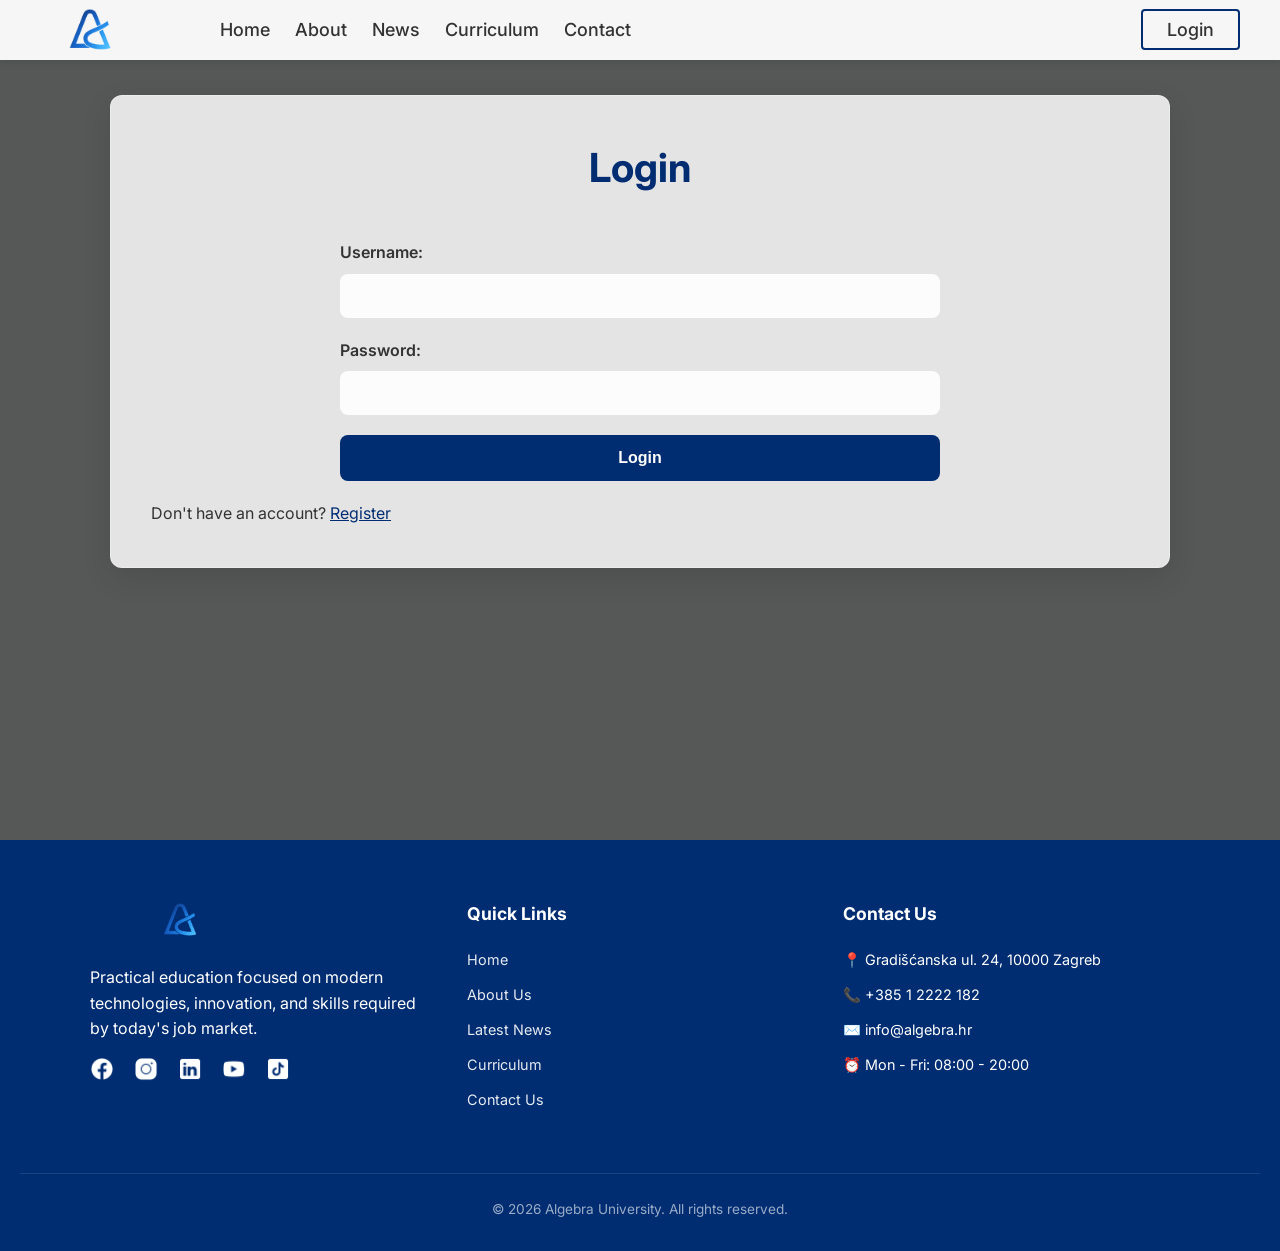
<file: pages/login.html>
<!doctype html>
<html lang="en">
  <head>
    <meta charset="UTF-8" />
    <meta name="viewport" content="width=device-width, initial-scale=1.0" />
    <title>Login - Algebra University</title>
    <!-- Stylesheets -->
    <link rel="stylesheet" href="../css/style.css" />
    <link rel="stylesheet" href="../css/auth.css" />
    <!-- Feature Scripts -->
    <script src="../js/auth.js" defer></script>
    <!-- Core Scripts -->
    <script src="../js/common.js" defer></script>
  </head>
  <body class="video-bg-layout">
    <!-- Background Video (LO4) -->
    <video autoplay muted loop id="bg-video">
      <source src="../video/typingOnlaptop.mp4" type="video/mp4" />
    </video>
    <div class="video-overlay"></div>

    <!-- Navigation -->
    <nav id="navbar">
      <div class="nav-logo">
        <a href="../index.html">
          <img
            src="../img/Algebra-logo-gradient.png"
            alt="Algebra University Logo"
          />
        </a>
      </div>
      <button id="nav_toggle">☰</button>
      <ul id="navbar-list">
        <li>
          <a href="../index.html">Home</a>
        </li>
        <li>
          <a href="about.html">About</a>
        </li>
        <li>
          <a href="news.html">News</a>
        </li>
        <li>
          <a href="curriculum.html">Curriculum</a>
        </li>
        <li>
          <a href="contact.html">Contact</a>
        </li>
        <li class="nav-right nav-item-login">
          <a id="nav_login" href="login.html">Login</a>
        </li>
        <li class="nav-right nav-item-logout">
          <a id="nav_logout" href="#">Logout</a>
        </li>
      </ul>
    </nav>
    <!-- Login form -->
    <main id="login_main">
      <div class="glass-panel">
        <header id="main_header" class="page-header">
          <h1 class="page-title">Login</h1>
        </header>

        <form
          action="https://www.fulek.com/data/api/user/login"
          method="post"
          id="login_form"
          class="login-form"
        >
          <div class="form-group">
            <label for="username" class="form-label">Username:</label>
            <input
              type="text"
              id="username"
              name="username"
              class="form-input"
              required
            />
          </div>

          <div class="form-group">
            <label for="password" class="form-label">Password:</label>
            <input
              type="password"
              id="password"
              name="password"
              class="form-input"
              required
            />
          </div>

          <div class="form-group">
            <button type="submit" class="submit-button">Login</button>
          </div>
        </form>
        <p>
          Don't have an account? <a href="/pages/register.html">Register</a>
        </p>
        <!-- Feedback Area -->
        <div id="login_message" class="message"></div>
      </div>
    </main>
    <footer id="main_footer" class="page-footer">
      <div class="footer-container">
        <div class="footer-col">
          <div class="footer-logo">
            <img
              src="../img/Algebra-logo-gradient.png"
              alt="Algebra University"
            />
          </div>
          <p>
            Practical education focused on modern technologies, innovation, and
            skills required by today's job market.
          </p>
          <div class="social-links">
            <a
              href="https://www.facebook.com/sveucilistealgebrabernays/"
              class="social-icon"
              target="_blank"
            >
              <img src="../img/fb-icon.png" alt="Facebook" />
            </a>
            <a
              href="https://www.instagram.com/algebrabernaysuniversity/"
              class="social-icon"
              target="_blank"
            >
              <img src="../img/ig-icon.png" alt="Instagram" />
            </a>
            <a
              href="https://www.linkedin.com/school/algebra-university/"
              class="social-icon"
              target="_blank"
            >
              <img src="../img/li-icon.png" alt="LinkedIn" />
            </a>
            <a
              href="https://www.youtube.com/@SveucilisteAlgebraBernays/"
              class="social-icon"
              target="_blank"
            >
              <img src="../img/yt-icon.png" alt="YouTube" />
            </a>
            <a
              href="https://www.tiktok.com/@algebrabernaysuniversity?lang=en"
              class="social-icon"
              target="_blank"
            >
              <img src="../img/tt-icon.png" alt="TikTok" />
            </a>
          </div>
        </div>
        <div class="footer-col">
          <h4>Quick Links</h4>
          <ul>
            <li><a href="../index.html">Home</a></li>
            <li><a href="about.html">About Us</a></li>
            <li><a href="news.html">Latest News</a></li>
            <li><a href="curriculum.html">Curriculum</a></li>
            <li><a href="contact.html">Contact Us</a></li>
          </ul>
        </div>
        <div class="footer-col">
          <h4>Contact Us</h4>
          <ul>
            <li>📍 Gradišćanska ul. 24, 10000 Zagreb</li>
            <li>📞 +385 1 2222 182</li>
            <li>✉️ info@algebra.hr</li>
            <li>⏰ Mon - Fri: 08:00 - 20:00</li>
          </ul>
        </div>
      </div>
      <div class="footer-bottom">
        <p>&copy; 2026 Algebra University. All rights reserved.</p>
      </div>
    </footer>
  </body>
</html>
</file>
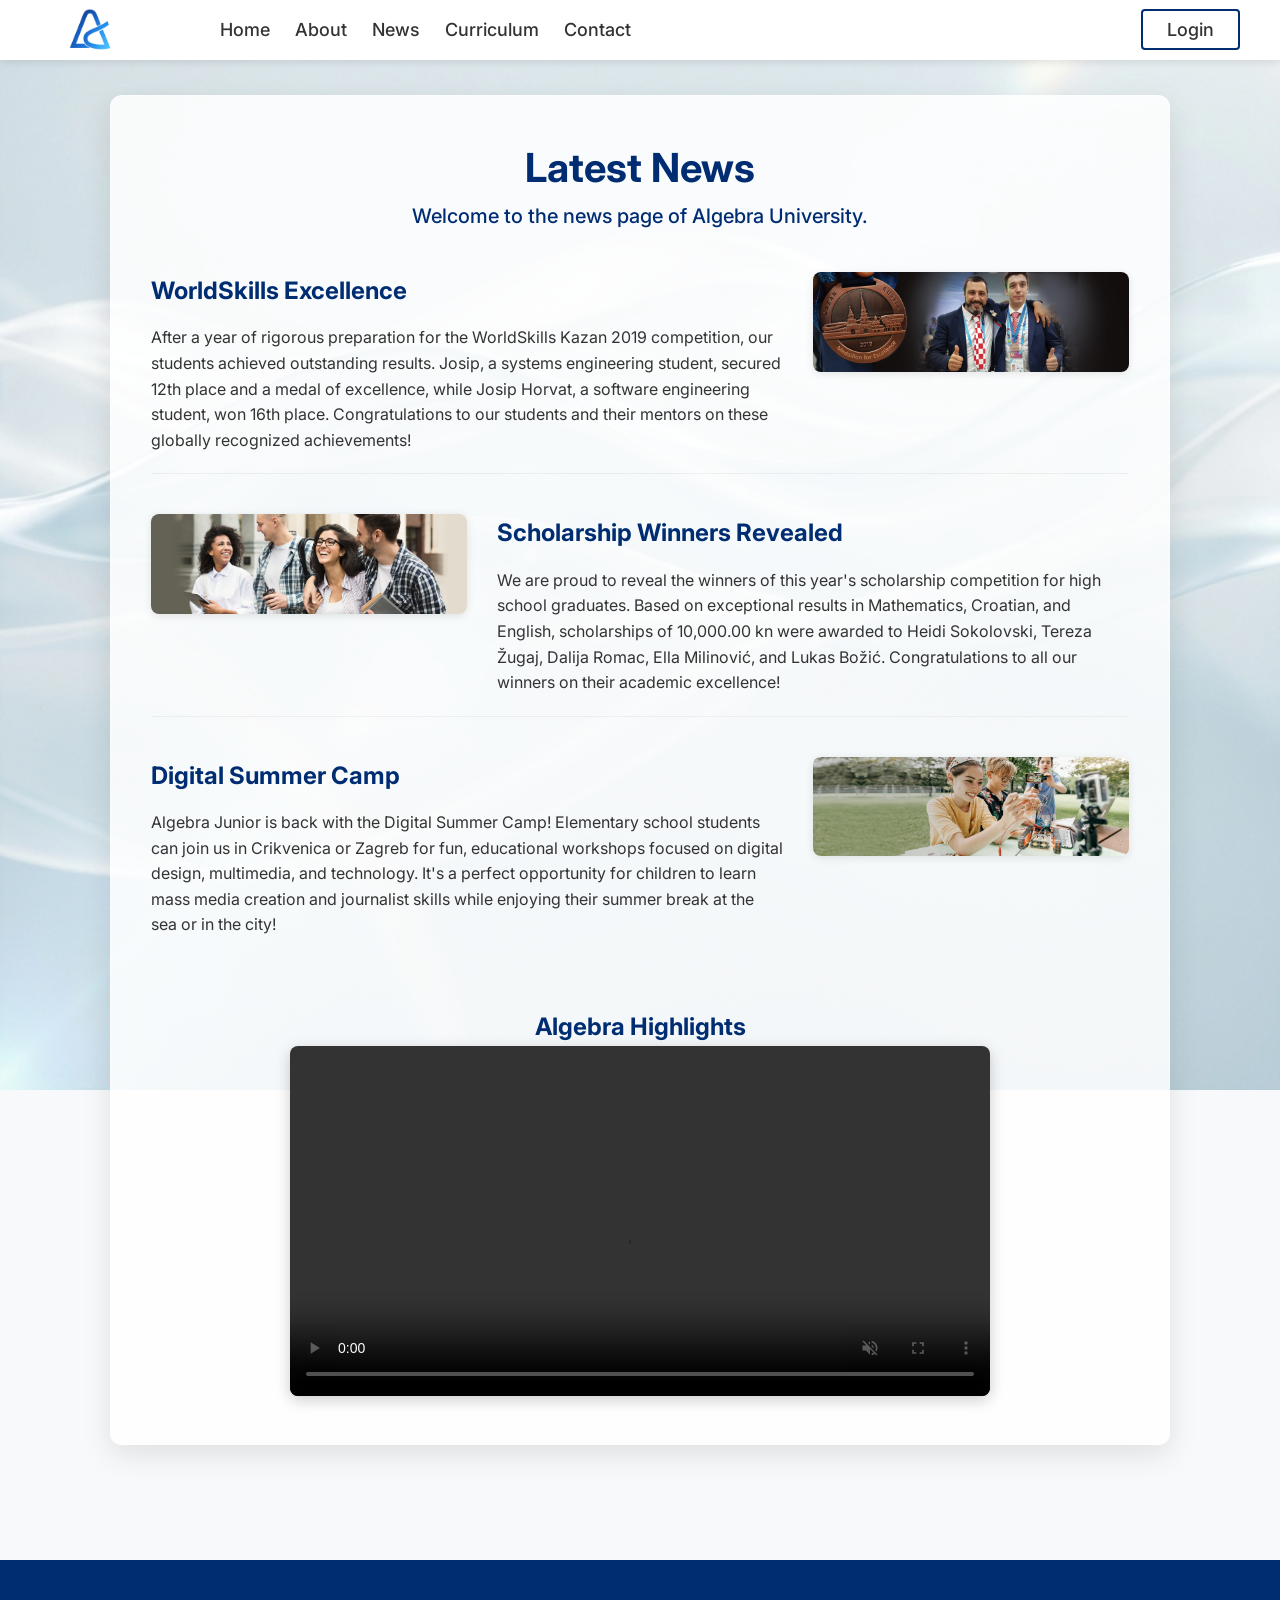
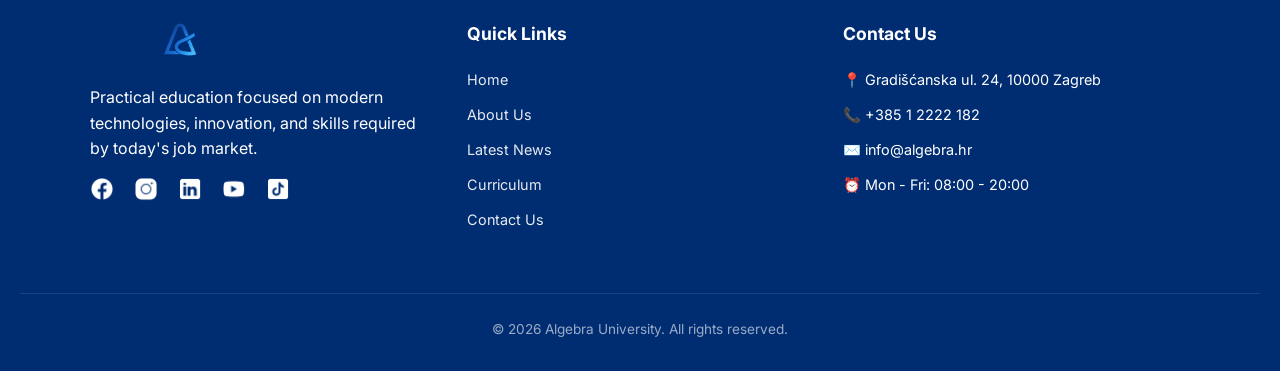
<file: pages/news.html>
<!DOCTYPE html>
<html lang="en">
  <head>
    <meta charset="UTF-8" />
    <meta name="viewport" content="width=device-width, initial-scale=1.0" />
    <title>News - Algebra University</title>
    <!-- Stylesheets -->
    <link rel="stylesheet" href="../css/style.css" />
    <link rel="stylesheet" href="../css/news.css" />
    <!-- Core Scripts -->
    <script src="../js/common.js" defer></script>
  </head>
  <body class="image-bg-layout">
    <!-- Navigation -->
    <nav id="navbar">
      <div class="nav-logo">
        <a href="../index.html">
          <img src="../img/Algebra-logo-gradient.png" alt="Algebra University Logo">
        </a>
      </div>
      <button id="nav_toggle">☰</button>
      <ul id="navbar-list">
        <li>
          <a href="../index.html">Home</a>
        </li>
        <li>
          <a href="about.html">About</a>
        </li>
        <li>
          <a href="news.html">News</a>
        </li>
        <li>
          <a href="curriculum.html">Curriculum</a>
        </li>
        <li>
          <a href="contact.html">Contact</a>
        </li>
        <li class="nav-right nav-item-login">
          <a id="nav_login" href="login.html">Login</a>
        </li>
        <li class="nav-right nav-item-logout">
          <a id="nav_logout" href="#">Logout</a>
        </li>
      </ul>
    </nav>
    <!-- News Articles -->
    <main id="news_main">
      <div class="glass-panel">
      <header class="page-header">
        <h1 class="page-title">Latest News</h1>
        <p class="intro-text">
          Welcome to the news page of Algebra University.
        </p>
      </header>

      <!-- News Items -->
      <article id="news_1" class="news-item">
        <div class="news-flex">
          <div class="news-text">
            <h2 class="news-title">WorldSkills Excellence</h2>
            <p>
              After a year of rigorous preparation for the WorldSkills Kazan 2019
              competition, our students achieved outstanding results. Josip, a
              systems engineering student, secured 12th place and a medal of
              excellence, while Josip Horvat, a software engineering student,
              won 16th place. Congratulations to our students and their mentors 
              on these globally recognized achievements!
            </p>
          </div>
          <div class="news-image">
            <img src="../img/novost1.jpg" alt="Student Excellence">
          </div>
        </div>
      </article>
      <article id="news_2" class="news-item">
        <div class="news-flex">
          <div class="news-image">
            <img src="../img/novost2.jpg" alt="Scholarship Ceremony">
          </div>
          <div class="news-text">
            <h2 class="news-title">Scholarship Winners Revealed</h2>
            <p>
              We are proud to reveal the winners of this year's scholarship
              competition for high school graduates. Based on exceptional
              results in Mathematics, Croatian, and English, scholarships of
              10,000.00 kn were awarded to Heidi Sokolovski, Tereza Žugaj, 
              Dalija Romac, Ella Milinović, and Lukas Božić. Congratulations to 
              all our winners on their academic excellence!
            </p>
          </div>
        </div>
      </article>
      <article id="news_3" class="news-item">
        <div class="news-flex">
          <div class="news-text">
            <h2 class="news-title">Digital Summer Camp</h2>
            <p>
              Algebra Junior is back with the Digital Summer Camp! Elementary
              school students can join us in Crikvenica or Zagreb for fun, 
              educational workshops focused on digital design, multimedia, and 
              technology. It's a perfect opportunity for children to learn 
              mass media creation and journalist skills while enjoying their 
              summer break at the sea or in the city!
            </p>
          </div>
          <div class="news-image">
            <img src="../img/novost3.jpg" alt="Digital Summer Camp">
          </div>
        </div>
      </article>
      <!-- Pagination (Future) -->
      
      <!-- LO4: Highlights Video Section -->
      <section class="video-section">
        <h2 class="section-title">Algebra Highlights</h2>
        <div class="video-container">
          <!-- autoplay=starts automatically, muted=no sound (required for autoplay), loop=repeats forever -->
          <video autoplay muted loop controls id="small-video">
            <source src="../video/worldskills.mp4" type="video/mp4" />
          </video>
        </div>
      </section>
      </div>
    </main>
    <footer id="main_footer" class="page-footer">
      <div class="footer-container">
        <div class="footer-col">
          <div class="footer-logo">
            <img src="../img/Algebra-logo-gradient.png" alt="Algebra University">
          </div>
          <p>
            Practical education focused on modern technologies, innovation, and
            skills required by today's job market.
          </p>
          <div class="social-links">
            <a href="https://www.facebook.com/sveucilistealgebrabernays/" class="social-icon" target="_blank">
              <img src="../img/fb-icon.png" alt="Facebook">
            </a>
            <a href="https://www.instagram.com/algebrabernaysuniversity/" class="social-icon" target="_blank">
              <img src="../img/ig-icon.png" alt="Instagram">
            </a>
            <a href="https://www.linkedin.com/school/algebra-university/" class="social-icon" target="_blank">
              <img src="../img/li-icon.png" alt="LinkedIn">
            </a>
            <a href="https://www.youtube.com/@SveucilisteAlgebraBernays/" class="social-icon" target="_blank">
              <img src="../img/yt-icon.png" alt="YouTube">
            </a>
            <a href="https://www.tiktok.com/@algebrabernaysuniversity?lang=en" class="social-icon" target="_blank">
              <img src="../img/tt-icon.png" alt="TikTok">
            </a>
          </div>
        </div>
        <div class="footer-col">
          <h4>Quick Links</h4>
          <ul>
            <li><a href="../index.html">Home</a></li>
            <li><a href="about.html">About Us</a></li>
            <li><a href="news.html">Latest News</a></li>
            <li><a href="curriculum.html">Curriculum</a></li>
            <li><a href="contact.html">Contact Us</a></li>
          </ul>
        </div>
        <div class="footer-col">
          <h4>Contact Us</h4>
          <ul>
            <li>📍 Gradišćanska ul. 24, 10000 Zagreb</li>
            <li>📞 +385 1 2222 182</li>
            <li>✉️ info@algebra.hr</li>
            <li>⏰ Mon - Fri: 08:00 - 20:00</li>
          </ul>
        </div>
      </div>
      <div class="footer-bottom">
        <p>&copy; 2026 Algebra University. All rights reserved.</p>
      </div>
    </footer>
  </body>
</html>
</file>
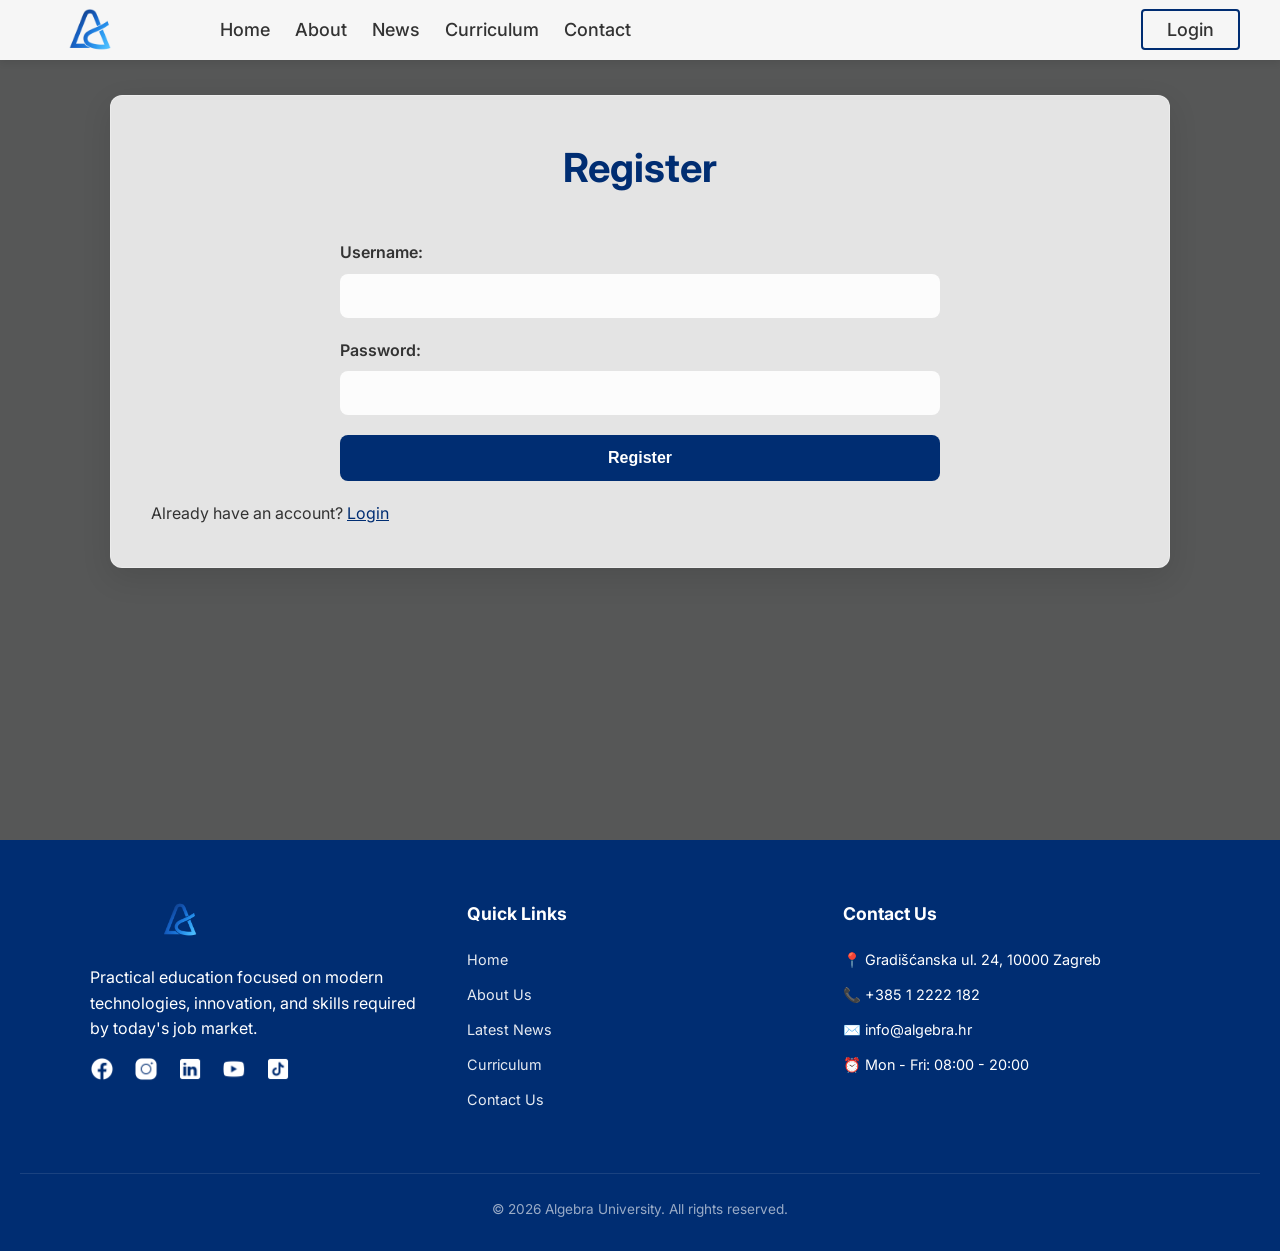
<file: pages/register.html>
<!DOCTYPE html>
<html lang="en">
  <head>
    <meta charset="UTF-8" />
    <meta name="viewport" content="width=device-width, initial-scale=1.0" />
    <title>Register - Algebra University</title>
    <!-- Stylesheets -->
    <link rel="stylesheet" href="../css/style.css" />
    <link rel="stylesheet" href="../css/auth.css" />
    <!-- Feature Scripts -->
    <script src="../js/auth.js" defer></script>
    <!-- Core Scripts -->
    <script src="../js/common.js" defer></script>
  </head>
  <body class="video-bg-layout">
    <!-- Background Video (LO4) -->
    <video autoplay muted loop id="bg-video">
      <source src="../video/typingOnlaptop.mp4" type="video/mp4" />
    </video>
    <div class="video-overlay"></div>
    <!-- Navigation -->
    <nav id="navbar">
      <div class="nav-logo">
        <a href="../index.html">
          <img src="../img/Algebra-logo-gradient.png" alt="Algebra University Logo">
        </a>
      </div>
      <button id="nav_toggle">☰</button>
      <ul id="navbar-list">
        <li>
          <a href="../index.html">Home</a>
        </li>
        <li>
          <a href="about.html">About</a>
        </li>
        <li>
          <a href="news.html">News</a>
        </li>
        <li>
          <a href="curriculum.html">Curriculum</a>
        </li>
        <li>
          <a href="contact.html">Contact</a>
        </li>
        <li class="nav-right nav-item-login">
          <a id="nav_login" href="login.html">Login</a>
        </li>
        <li class="nav-right nav-item-logout">
          <a id="nav_logout" href="#">Logout</a>
        </li>
      </ul>
    </nav>
    <!-- Registration Form -->
    <main id="register_main">
      <div class="glass-panel">
      <header id="main_header" class="page-header">
        <h1 class="page-title">Register</h1>
      </header>

      <form
        action="https://www.fulek.com/data/api/user/register"
        method="post"
        id="register_form"
        class="register-form"
      >
        <div class="form-group">
          <label for="username" class="form-label">Username:</label>
          <input
            type="text"
            id="username"
            name="username"
            class="form-input"
            required
          />
        </div>

        <div class="form-group">
          <label for="password" class="form-label">Password:</label>
          <input
            type="password"
            id="password"
            name="password"
            class="form-input"
            required
          />
        </div>

        <div class="form-group">
          <button type="submit" class="submit-button">Register</button>
        </div>
      </form>
      <p>Already have an account? <a href="/pages/login.html">Login</a></p>
      <!-- Feedback Area -->
      <div id="register_message" class="message"></div>
      </div>
    </main>
    <footer id="main_footer" class="page-footer">
      <div class="footer-container">
        <div class="footer-col">
          <div class="footer-logo">
            <img src="../img/Algebra-logo-gradient.png" alt="Algebra University">
          </div>
          <p>
            Practical education focused on modern technologies, innovation, and
            skills required by today's job market.
          </p>
          <div class="social-links">
            <a href="https://www.facebook.com/sveucilistealgebrabernays/" class="social-icon" target="_blank">
              <img src="../img/fb-icon.png" alt="Facebook">
            </a>
            <a href="https://www.instagram.com/algebrabernaysuniversity/" class="social-icon" target="_blank">
              <img src="../img/ig-icon.png" alt="Instagram">
            </a>
            <a href="https://www.linkedin.com/school/algebra-university/" class="social-icon" target="_blank">
              <img src="../img/li-icon.png" alt="LinkedIn">
            </a>
            <a href="https://www.youtube.com/@SveucilisteAlgebraBernays/" class="social-icon" target="_blank">
              <img src="../img/yt-icon.png" alt="YouTube">
            </a>
            <a href="https://www.tiktok.com/@algebrabernaysuniversity?lang=en" class="social-icon" target="_blank">
              <img src="../img/tt-icon.png" alt="TikTok">
            </a>
          </div>
        </div>
        <div class="footer-col">
          <h4>Quick Links</h4>
          <ul>
            <li><a href="../index.html">Home</a></li>
            <li><a href="about.html">About Us</a></li>
            <li><a href="news.html">Latest News</a></li>
            <li><a href="curriculum.html">Curriculum</a></li>
            <li><a href="contact.html">Contact Us</a></li>
          </ul>
        </div>
        <div class="footer-col">
          <h4>Contact Us</h4>
          <ul>
            <li>📍 Gradišćanska ul. 24, 10000 Zagreb</li>
            <li>📞 +385 1 2222 182</li>
            <li>✉️ info@algebra.hr</li>
            <li>⏰ Mon - Fri: 08:00 - 20:00</li>
          </ul>
        </div>
      </div>
      <div class="footer-bottom">
        <p>&copy; 2026 Algebra University. All rights reserved.</p>
      </div>
    </footer>
  </body>
</html>
</file>
<file: css/style.css>
/* 
   style.css
   Global styles, variables, navigation, and shared components.
   Organized as: General -> Navigation -> Headers -> Components -> Utility
*/

/* --- 1. General Typography & Variables --- */
@import url("https://fonts.googleapis.com/css2?family=Inter:wght@400;500;600;700&display=swap");

:root {
  --primary-blue: #002d72; /* my main brand color for Algebra */
  --primary-blue-hover: #0040a1;
  --bg-light: #f8f9fa;
  --text-dark: #333;
  --text-light: #ffffff;
  --radius: 8px; /* consistent corner rounding for buttons and cards */
  --shadow: 0 2px 8px rgba(0, 0, 0, 0.1);
}

/* Basic reset for all elements to remove default browser spacing */
* {
  box-sizing: border-box;
  margin: 0;
  padding: 0;
}

/* Setting the default font and background for the entire site */
body {
  font-family: "Inter", sans-serif;
  background-color: var(--bg-light);
  color: var(--text-dark);
  line-height: 1.6;
}

/* my main content area with a max width so it doesn't look stretched on big screens */
main {
  max-width: 1100px;
  margin: 0 auto;
  padding: 35px 20px;
  min-height: 80vh;
  animation: fadeIn 0.8s ease-in-out;
}

/* Animation to make the page content fade in smoothly on load */
@keyframes fadeIn {
  from {
    opacity: 0;
    transform: translateY(10px);
  }
  to {
    opacity: 1;
    transform: translateY(0);
  }
}

/* --- 2. Navigation --- */
/* sticky navbar that stays at the top when I scroll */
#navbar {
  display: flex;
  justify-content: space-between;
  align-items: center;
  background: white;
  box-shadow: var(--shadow);
  padding: 5px 20px; /* Added horizontal padding for logo */
  position: sticky;
  top: 0;
  z-index: 1000;
}

.nav-logo a {
  display: block;
  height: 50px; /* Increased from 40px */
  width: 220px; /* Increased from 180px */
  margin-left: -40px; /* Push it slightly to the left */
  transition:
    transform 0.3s ease,
    filter 0.3s ease;
}

.nav-logo img {
  height: 100%;
  width: 100%;
  object-fit: contain;
}

@media (max-width: 480px) {
  .nav-logo a {
    width: 140px;
  } /* Smaller logo on mobile */
  #navbar-list a {
    font-size: 15px;
  } /* Smaller font size on mobile */
}

/* Making the logo grow slightly when hovered */
.nav-logo a:hover {
  transform: scale(1.05);
  filter: brightness(1.2);
}

/* Main list container for the navigation links */
#navbar-list {
  list-style: none;
  display: flex;
  align-items: center;
  gap: 25px;
  padding: 0 20px;
  width: 100%;
  max-width: 1200px;
  margin: 0 auto;
}
/* decoration of navigation links */
#navbar-list a {
  text-decoration: none; /*removing link style*/
  color: #333;
  font-weight: 500;
  transition: all 0.2s ease;
  font-size: 18px;
}
/* hover effect on navigation links */
#navbar-list a:hover {
  color: var(--primary-blue);
}

/* pushes my login/logout buttons to the far right */
.nav-right {
  margin-left: auto;
}

/* Hidden by default. auth.js checks if a token exists to show the correct button. */
.nav-item-login,
.nav-item-logout {
  display: none;
}

/* login/logout buttons */
#nav_login,
#nav_logout {
  padding: 8px 24px;
  border-radius: 4px;
  border: 2px solid var(--primary-blue);
  background: transparent;
  color: var(--primary-blue);
  font-weight: 600;
  transition: all 0.3s ease;
}
/* hover effect on login/logout buttons */
#nav_login:hover,
#nav_logout:hover {
  background: var(--primary-blue);
  color: white;
}

/* Hamburger menu button hidden by default */
#nav_toggle {
  display: none;
  background: none;
  border: none;
  font-size: 1.5rem;
  cursor: pointer;
  padding: 0 20px;
}

/* hamburger menu for smaller screens like phones */
@media (max-width: 768px) {
  #nav_toggle {
    display: block;
  }

  #navbar-list {
    display: none; /*hide the navbar list for mobile*/
    position: absolute;
    top: 100%;
    left: 0;
    right: 0;
    background-color: var(--bg-light);
    flex-direction: column; /*stack the links vertically*/
    padding: 20px;
    box-shadow: var(--shadow);
  }

  #navbar.open #navbar-list {
    display: flex;
  }
  .nav-right {
    margin-left: 0;
    margin-top: 10px;
  }

  /* Mobile contrast and layout fixes */
  .page-footer {
    padding: 40px 15px 20px;
  }

  /* Make the glass panel full width on mobile to use every pixel */
  .glass-panel {
    padding: 20px 15px;
    border-radius: 0; /* Remove corners to look like a full page */
    margin: 0;
    border-left: none;
    border-right: none;
  }

  /* shrinking the titles on mobile so everything fits nicely */
  .page-title {
    font-size: 1.8rem;
  }
  h1 {
    font-size: 1.5rem;
  }
  h2 {
    font-size: 1.5rem;
  }
  h3 {
    font-size: 1.3rem;
  }
}

/* --- 3. Global Navigation & Buttons --- */
/* consistent button look for links across the whole site */
.btn-link {
  display: inline-block;
  padding: 10px 24px;
  background-color: var(--primary-blue);
  color: white !important;
  text-decoration: none;
  border-radius: var(--radius);
  font-weight: 600;
  transition: all 0.2s ease;
  margin: 10px 5px;
  border: none;
  cursor: pointer;
  font-family: inherit;
  font-size: 0.95rem;
}

.btn-link:hover {
  background-color: var(--primary-blue-hover);
  transform: translateY(-2px);
  box-shadow: 0 4px 12px rgba(0, 0, 0, 0.15);
}

/* --- 4. Page Headers --- */
/* bold headers with my brand color */
h1,
h2,
h3 {
  transition: all 0.3s ease;
  color: var(--primary-blue);
  cursor: default;
}

/* Visual glow effect when headers are hovered */
h1:hover,
h2:hover,
h3:hover {
  filter: brightness(1.7);
}

/* Centered header section for page titles */
.page-header {
  margin-bottom: 40px;
  text-align: center;
}

/* Giant title text at the top of each page */
.page-title {
  font-size: 2.5rem;
  font-weight: 700;
}

/* Intro text centered under the title */
.intro-text {
  text-align: center;
  max-width: 800px;
  margin: 0 auto 40px auto;
  font-size: 1.25rem; /* Larger font size */
  font-weight: 500;
  color: var(--primary-blue); /* Branded color for emphasis */
}

/* --- 5. Global Components (glass panel & Footer) --- */
/* Clean glass effect for content panels */
.glass-panel {
  background: rgba(255, 255, 255, 0.84);
  border-radius: 12px;
  padding: 40px;
  box-shadow: 0 10px 30px rgba(0, 0, 0, 0.1);
  border: 1px solid rgba(255, 255, 255, 0.3);
  margin-bottom: 20px;
  width: auto; /* Let it fill the container naturally */
}

/* site footer with the Algebra brand blue */
.page-footer {
  background: var(--primary-blue); /* Unified Brand Blue */
  padding: 60px 20px 30px;
  margin-top: 60px;
  color: #fff; /* White text for contrast */
}

/* container for my footer columns to keep them aligned */
.footer-container {
  max-width: 1100px;
  margin: 0 auto;
  display: flex;
  flex-wrap: wrap;
  gap: 30px;
  justify-content: space-between;
}

.footer-col {
  flex: 1;
  min-width: 250px;
}

/* simple logo styling for the footer */
.footer-logo {
  display: block;
  height: 40px;
  width: 180px;
  margin-bottom: 25px;
}

.footer-logo img {
  height: 100%;
  width: 100%;
  object-fit: contain; /*keeps the logo in the same shape*/
}

/* Headings for each column in the footer */
.footer-col h4 {
  color: #fff;
  margin-bottom: 20px;
  font-size: 1.1rem;
}

.footer-col ul {
  list-style: none;
  padding: 0;
}
.footer-col ul li {
  margin-bottom: 12px;
}

/* Ensuring footer links are white and simple */
#main_footer a {
  color: rgba(255, 255, 255, 0.9);
  text-decoration: none;
  display: inline-block; /* Needed for transform to work! */
  transition:
    color 0.2s ease,
    transform 0.3s ease;
}

#main_footer a:hover {
  color: #fff;
  transform: scale(1.07);
}
/* making sure the footer lists have nice spacing */
.footer-col li {
  margin-bottom: 8px;
  font-size: 0.9rem;
}

/* Horizontal list of social media icons */
.social-links {
  display: flex;
  gap: 20px;
  margin-top: 15px;
}
.social-icon img {
  width: 24px;
  height: 24px;
  object-fit: contain;
  transition: transform 0.2s ease;
}
/* making social icons grow a bit when hovered */
.social-icon:hover img {
  transform: scale(1.1);
}

/* Tiny copyright and credits at the very bottom */
.footer-bottom {
  text-align: center;
  margin-top: 50px;
  padding-top: 25px;
  border-top: 1px solid rgba(255, 255, 255, 0.1);
  font-size: 0.85rem;
  color: rgba(255, 255, 255, 0.6);
}

/* --- 6. Shared Form Elements --- */
/* currently used in contact page  */
/* Spacing between different form fields */
.form-group {
  margin-bottom: 20px;
  text-align: left;
}

/* Labels for the user input fields */
.form-label {
  display: block;
  font-weight: 600;
  margin-bottom: 8px;
  color: inherit;
}

/* Form Inputs: Styled for a clean and consistent appearance. */
.form-input,
.form-textarea {
  width: 100%;
  padding: 12px;
  border: 1px solid #ccc;
  border-radius: var(--radius);
  font-family: inherit;
  font-size: 1rem;
  transition: border-color 0.2s;
}

/* highlights the input box when I click into it */
.form-input:focus,
.form-textarea:focus {
  outline: none;
  border-color: var(--primary-blue);
}

/* Textarea: Given a minimum height and vertical resizing for messages. */
.form-textarea {
  min-height: 120px;
  resize: vertical;
}

/* Checkbox: Styled for bit of extra spacing and a pointer cursor. */
.form-checkbox {
  margin-right: 10px;
  cursor: pointer;
}

/* Big colorful submit button for forms */
.submit-button {
  width: 100%;
  padding: 14px;
  background-color: var(--primary-blue);
  color: white;
  border: none;
  border-radius: var(--radius);
  font-size: 1rem;
  font-weight: 600;
  cursor: pointer;
  transition: background-color 0.2s;
}

/* Submit Button Hover: Darkens the button when the mouse is over it. */
.submit-button:hover {
  background-color: var(--primary-blue-hover);
}

/* --- 7. Global Layouts & Contrast Utilities --- */
/* background video for the splash pages (LO4 feature) */
#bg-video {
  position: fixed;
  right: 0;
  bottom: 0;
  min-width: 100%;
  min-height: 100%;
  z-index: -2; /* Puts the video way behind everything else */
  object-fit: cover; /* Ensures the video covers the whole screen without stretching */
}
/* adds a dark layer over the video so my text is easier to see */
.video-overlay {
  position: fixed;
  top: 0;
  left: 0;
  width: 100%;
  height: 100%;
  background: rgba(0, 0, 0, 0.65);
  z-index: -1;
}

/* special layout settings for my pages with video backgrounds */
.video-bg-layout {
  color: var(--text-dark);
}

/* Navbar override: Ensures the navbar remains readable over the video. */
.video-bg-layout #navbar {
  background: rgba(255, 255, 255, 0.95);
}

/* Link color override: Styles links in the content but excludes the navbar. */
.video-bg-layout main a {
  color: var(--primary-blue);
}

/* subtle abstract background for my sub-pages */
.image-bg-layout {
  background-image: url("../img/abstract_bg.png");
  background-repeat: no-repeat;
  background-position: center center;
  background-attachment: fixed;
  background-size: cover;
}
</file>
<file: css/home.css>
/* 
   home.css
   Specific styles for the Home page unique sections.
*/

/* big main banner image at the top of my home page */
.home-main-image {
  width: 100%;
  max-height: 290px; /* Constrain height to prevent pushing content too far down */
  margin-bottom: 20px;
  border-radius: var(--radius);
  overflow: hidden;
  box-shadow: var(--shadow);
}

/* making sure the photo fills the container without looking stretched */
.home-main-image img {
  width: 100%;
  height: 290px; /* Match max-height */
  display: block;
  object-fit: cover; /* Crop nicely instead of stretching */
  object-position: center;
}

/* Button links: Styled to look like professional buttons with a hover effect. */
/* Button styles moved to global style.css */

/* styling the list for the "Why Choose Algebra" section */
.features-list {
  list-style: none;
  padding: 0;
  margin: 20px 0;
}

/* adding checkmarks to each of my feature items */
.feature-item {
  padding: 10px 0;
  padding-left: 30px;
  position: relative;
  font-size: 1.1rem;
}

.feature-item::before {
  content: "✓";
  position: absolute;
  left: 0;
  color: var(--primary-blue);
  font-weight: bold;
}

/* section titles matching my brand color */
.section-title {
  margin-bottom: 20px;
  font-size: 1.8rem;
  color: var(--primary-blue);
}

/* Intro paragraphs for sections */
.section-text {
  margin-bottom: 20px;
  font-size: 1.1rem;
  color: inherit;
}
/* shrinking the main banner on phones so it doesn't take up too much room */
@media (max-width: 480px) {
  .home-main-image,
  .home-main-image img {
    height: 200px;
    max-height: 200px;
  }
}
</file>
<file: css/about.css>
/* 
   about.css
   Specific styles for the About page history accordion 
   and the highlights video section.
*/

/* --- Accordion Styles --- */
/* accordion milestones for the history section, each one expands smoothly when clicked */
.accordion-item {
  border-bottom: 1px solid rgba(0, 74, 153, 0.1);
  margin-bottom: 10px;
}

/* Accordion Header: The clickable part that toggles the content. */
.accordion-header {
  width: 100%;
  padding: 15px 20px;
  background: transparent;
  border: none;
  display: flex;
  justify-content: space-between;
  align-items: center;
  cursor: pointer;
  text-align: left;
  transition: background 0.2s;
  border-radius: 8px;
}

.accordion-header:hover {
  background: rgba(0, 74, 153, 0.05);
}

/* Accordion Title: The text for each history milestone. */
.accordion-title {
  margin: 0;
  font-size: 1.2rem;
  font-weight: 600;
}

/* Accordion Icon: A simple "+" or "x" icon to show if the section is open. */
.accordion-icon {
  font-size: 1.2rem;
  transition: transform 0.3s ease;
  color: var(--primary-blue);
}

/* rotate icon when accordion is active */
.accordion-item.active .accordion-icon {
  transform: rotate(45deg);
}

/* Accordion Content: hidden by default, expands smoothly when active */
.accordion-content {
  max-height: 0;
  overflow: hidden;
  transition:
    max-height 0.4s ease,
    padding 0.4s ease;
  padding: 0 20px;
}

.accordion-item.active .accordion-content {
  max-height: 1000px; /* Large enough to fit content */
  padding: 15px 20px;
}

/* --- Partners Grid --- */
/* Partners Grid: Using CSS Grid to spread logos evenly across the row. */
.partners-grid {
  display: grid;
  grid-template-columns: repeat(auto-fit, minmax(150px, 1fr));
  gap: 20px;
  text-align: center;
  margin-top: 30px;
}

/* Small Video: Keeps the highlight video centered and neatly sized. */
#small-video {
  width: 100%;
  max-width: 700px;
  border-radius: var(--radius);
  box-shadow: 0 4px 15px rgba(0, 0, 0, 0.2);
}

/* Partner Card: Each logo gets its own white box with a hover lift. */
.partner-card {
  background: white;
  padding: 20px;
  border-radius: var(--radius);
  box-shadow: var(--shadow);
  display: flex;
  flex-direction: column;
  align-items: center;
  justify-content: center;
  transition: transform 0.2s;
}

.partner-card:hover {
  transform: translateY(-5px);
}

.partner-card img {
  max-width: 100px;
  max-height: 60px;
  margin-bottom: 10px;
  object-fit: contain;
}

.partner-card span {
  font-size: 0.85rem;
  font-weight: 600;
  color: var(--primary-blue);
}

/* styling the new banner on the about page */
.about-banner-image {
  width: 100%;
  height: 200px; /* narrow height as requested */
  overflow: hidden;
  border-radius: var(--radius) var(--radius) 0 0; /* round top corners only */
  margin-bottom: 30px;
}

.about-banner-image img {
  width: 100%;
  height: 100%;
  object-fit: cover; /* covers the area without stretching */
  display: block;
}
</file>
<file: css/gallery.css>
/* gallery grid setup using flex wrap to let my images flow naturally */
.gallery-grid {
  display: flex;
  flex-wrap: wrap;
  gap: 20px;
  margin-top: 20px;
}

/* individual image tiles that won't shrink too much, they wrap automatically when the screen gets narrow */
.gallery-item {
  flex: 1 1 250px;
  height: 200px;
  max-width: 100%; /* Safety first: never overflow */
  object-fit: cover;
  border-radius: 8px;
  cursor: pointer;
  transition:
    transform 0.3s ease,
    box-shadow 0.3s ease;
  box-shadow: 0 2px 4px rgba(0, 0, 0, 0.1);
}

/* making the gallery items smaller on mobile so I can fit more on the screen */
@media (max-width: 600px) {
  .gallery-item {
    flex: 1 1 140px; /* Allows images to grow, shrink, and wrap starting from a base width of 140px-better on small screens */
    height: 120px; /* Slightly smaller height on mobile */
  }
  .gallery-grid {
    gap: 10px; /* Tighter gap on small mobile */
  }
}

/* nice lift effect when I hover over an image */
.gallery-item:hover {
  transform: scale(1.05);
  box-shadow: 0 4px 12px rgba(0, 0, 0, 0.2);
}

/* dark overlay that pops up when I click to see the full image (centered with flexbox) */
.lightbox {
  display: none; /*hidden by default unless user clicks an image and sets it to flex*/
  position: fixed; /*so it stays in place even when I scroll*/
  z-index: 2000; /*so it stays on top of other elements*/
  left: 0;
  top: 0;
  width: 100%;
  height: 100%;
  background-color: rgba(0, 0, 0, 0.9); /* Dark background with 90% opacity */
  justify-content: center;
  align-items: center;
}

/* the large version of my image inside the lightbox modal */
.lightbox-content {
  max-width: 80%;
  max-height: 80%;
  border-radius: 8px;
  /* animation refers to the @keyframes zoom below */
  animation: lightboxZoom 0.3s ease;
}
/*close lightbox button*/
/* the close button to exit the full image view */
.close-lightbox {
  position: absolute;
  top: 30px;
  right: 50px;
  color: white;
  font-size: 50px;
  font-weight: bold;
  cursor: pointer;
}

/* --- Gallery Animation --- */
/* smooth zoom animation for when the lightbox opens */
@keyframes lightboxZoom {
  from {
    transform: scale(0.5);
    opacity: 0;
  }
  to {
    transform: scale(1);
    opacity: 1;
  }
}
</file>
<file: css/contact.css>
/* 
   contact.css
   Specific styles for the contact form and interactive map.
*/

/* keeping the contact form centered and readable on larger screens */
.contact-form {
  max-width: 600px;
  margin: 0 auto;
}

/* styling the container for my google map with a shadow and fade-in effect */
.map-container {
  margin-top: 1px;
  border-radius: var(--radius);
  overflow: hidden;
  box-shadow: 0 4px 20px rgba(0, 0, 0, 0.15);
  border: 1px solid rgba(0, 74, 153, 0.1);
  animation: fadeIn 1.2s ease-in-out;
}

/* removing default gaps below the iframe, size and border */
.map-container iframe {
  display: block;
  width: 100%;
  height: 400px;
  border: 0;
}

/* --- Contact Page Enhancements --- */
/* using flexbox to put the info and the form side-by-side */
.contact-layout {
  display: flex;
  gap: 40px;
  align-items: flex-start;
}

/* both sides take up an equal part of the row */
.contact-info-section {
  flex: 1;
}

.contact-form-section {
  flex: 1;
}

/* styling the image of our building above the contact info */
.reach-us-image {
  margin-bottom: 20px;
}

.reach-us-image img {
  width: 100%;
  border-radius: var(--radius);
  box-shadow: var(--shadow);
}

.contact-details p {
  margin-bottom: 10px;
  font-size: 1.1rem;
  font-weight: 500;
}

/* on mobile I stack the info and form vertically */
@media (max-width: 768px) {
  .contact-layout {
    flex-direction: column;
  }
}
</file>
<file: css/curriculum.css>
/* This class defines the looks of the individual course cards in the curriculum grid. */
.course-item {
  border: 1px solid #000;
  padding: 10px;
  margin: 10px;
  border-radius: 5px;
  box-shadow: 0 0 10px 0 rgba(0, 0, 0, 0.1);
  width: 300px;
  height: 300px;
  display: flex;
  flex-direction: column;
  justify-content: space-between;
  align-items: center;
  text-align: center;
  font-size: 16px;
  font-weight: bold;
  color: #000;
}

.course-item:hover {
  background-color: #f0f0f0;
  cursor: pointer;
}
/* --- Split Layout --- */
/* curriculum layout helps wrap things on tablets or smaller laptop screens using flexbox */
.curriculum-layout {
    display: flex;
    flex-wrap: wrap; /* Allows wrapping on medium screens */
    gap: 20px;
    padding: 20px 0;
}

/* Right Column: Table */
/* this is the sidebar where all the courses I pick from the list will show up (it's sticky so I can always see it) */
.curriculum-selected-section {
    flex: 1;
    min-width: 300px;
    background-color: #f9f9f9;
    padding: 20px;
    border-radius: 8px;
    border: 1px solid #ddd;
    position: sticky;
    top: 80px; 
    max-height: 70vh; 
    overflow-y: auto;/*gives me the scroll on the Y axis on the smaller screens*/
}

/* Search Input */
/* search bar to quickly filter through the courses by name */
.search-input {
    width: 100%;
    padding: 12px;
    margin-bottom: 20px;
    box-sizing: border-box;
    font-size: 16px;
    border: 1px solid #ccc;
    border-radius: 4px;
}

.curriculum_message{
    color: red;
}
/* --- Table Styling --- */
/* table layout for the final list of my added courses */
#selected_courses_table {
    width: 100%;
    border-collapse: collapse;
    margin-top: 10px;
    background: white;
}

/* simple padding and borders to make the table cells easy to read */
#selected_courses_table th, 
#selected_courses_table td {
    padding: 10px;
    border: 1px solid #eee;
    text-align: left;
    font-size: 14px;
}

#selected_courses_table th {
    background-color: #eee;
    font-weight: bold;
}

/* Make the total row stand out */
#selected_courses_table tfoot td {
    font-weight: bold;
    background-color: #e8e8e8;
}

/* Red delete button */
/* red delete button to remove courses I don't want anymore */
.delete-btn {
    background-color: #ff4444;
    color: white;
    border: none;
    padding: 5px 10px;
    cursor: pointer;
    border-radius: 3px;
}


/* Responsive layout for smaller tablets and phones */
@media (max-width: 700px) {
    /* Stack layout vertically */
    .curriculum-layout {
        flex-direction: column-reverse; 
        align-items: center;
    }

    /* Fix card cut-off: Make them flexible instead of fixed 300px */
    .course-item {
        width: 100%;
        max-width: 300px;
        margin: 10px auto;
    }

    /* Table container adjustments */
    .curriculum-selected-section {
        min-width: 100%; 
        padding: 5px; 
        max-height: 45vh; 
        top: 50px; /*smaller distance from top*/
    }

    /* Table sizing */
    #selected_courses_table {
        min-width: auto; 
        margin: 0 auto;
    }
    
    #selected_courses_table th, 
    #selected_courses_table td {
        text-align: center;
    }

    /* Column width priorities */
    #selected_courses_table th:first-child,
    #selected_courses_table td:first-child {
        text-align: left;
        width: 40%;
    }
}

/* Extra small screens: typography and spacing adjustments */
@media (max-width: 580px) {
    /* Smaller table text */
    #selected_courses_table {
        font-size: 11px;
    }
    
    /* Tighter padding */
    #selected_courses_table th, 
    #selected_courses_table td {
        padding: 4px 2px;
    }

    /* Smaller delete button */
    .delete-btn {
        padding: 4px 6px;
        font-size: 10px;
    }
}



.delete-btn:hover { background-color: #cc0000; }

/* general button styles for adding or removing from the curriculum */
.add-btn {
    padding: 8px 16px;
    margin: 0;
}
</file>
<file: css/auth.css>
/* 
   auth.css
   Specific styles for Login and Register forms, 
   including video background overrides.
*/

/* making my login and register forms centered and not too wide */
.login-form, .register-form {
  max-width: 600px;
  margin: 0 auto;
  
}

/* since these pages have video backgrounds I need to make sure the labels are dark enough to see */
.video-bg-layout .form-label { 
    /* color: var(--text-light);  */
  color: var(--text-dark);
}

/* giving my inputs a light background so they pop against the video footage */
.video-bg-layout .form-input { 
  background: rgba(255, 255, 255, 0.9); 
  border: none; 
}
</file>
<file: css/news.css>
/* news articles: spacing, flex layout (text + image side by side), alternating by HTML order */
.news-item {
  margin-bottom: 40px;
  padding-bottom: 20px;
  border-bottom: 1px solid rgba(0, 0, 0, 0.05);
}
/* no border on last post */
.news-item:last-of-type {
  border-bottom: none;
}

/* news titles using my brand blue */
.news-title {
  margin-bottom: 15px;
  font-size: 1.5rem;
  color: var(--primary-blue);
}

/* flexbox so text and image sit side by side, text 2 parts image 1 */
.news-flex {
  display: flex;
  gap: 30px;
  align-items: flex-start;
}
.news-text {
  flex: 2; /* text takes up 2 parts of the flexbox */
}
.news-image {
  flex: 1; /* image takes up 1 part of the flexbox */
}
.news-image img {
  width: 100%;
  border-radius: var(--radius);
  box-shadow: var(--shadow);
}

/* on mobile stack and put image after text */
@media (max-width: 768px) {
  .news-flex {
    flex-direction: column;
  }
  .news-text {
    order: 1;
    /* text first on mobile */
  }
  .news-image {
    order: 2;
    /* image second on mobile */
    margin-top: 15px;
    /* add space above image on mobile */
  }
}

/* section for the highlights video at the bottom */
.video-section {
  text-align: center; /* center the video */
  margin-top: 50px;
}

/* video size and shadow */
#small-video {
  width: 100%;
  max-width: 700px;
  border-radius: var(--radius);
  box-shadow: 0 4px 15px rgba(0, 0, 0, 0.2);
}
</file>
